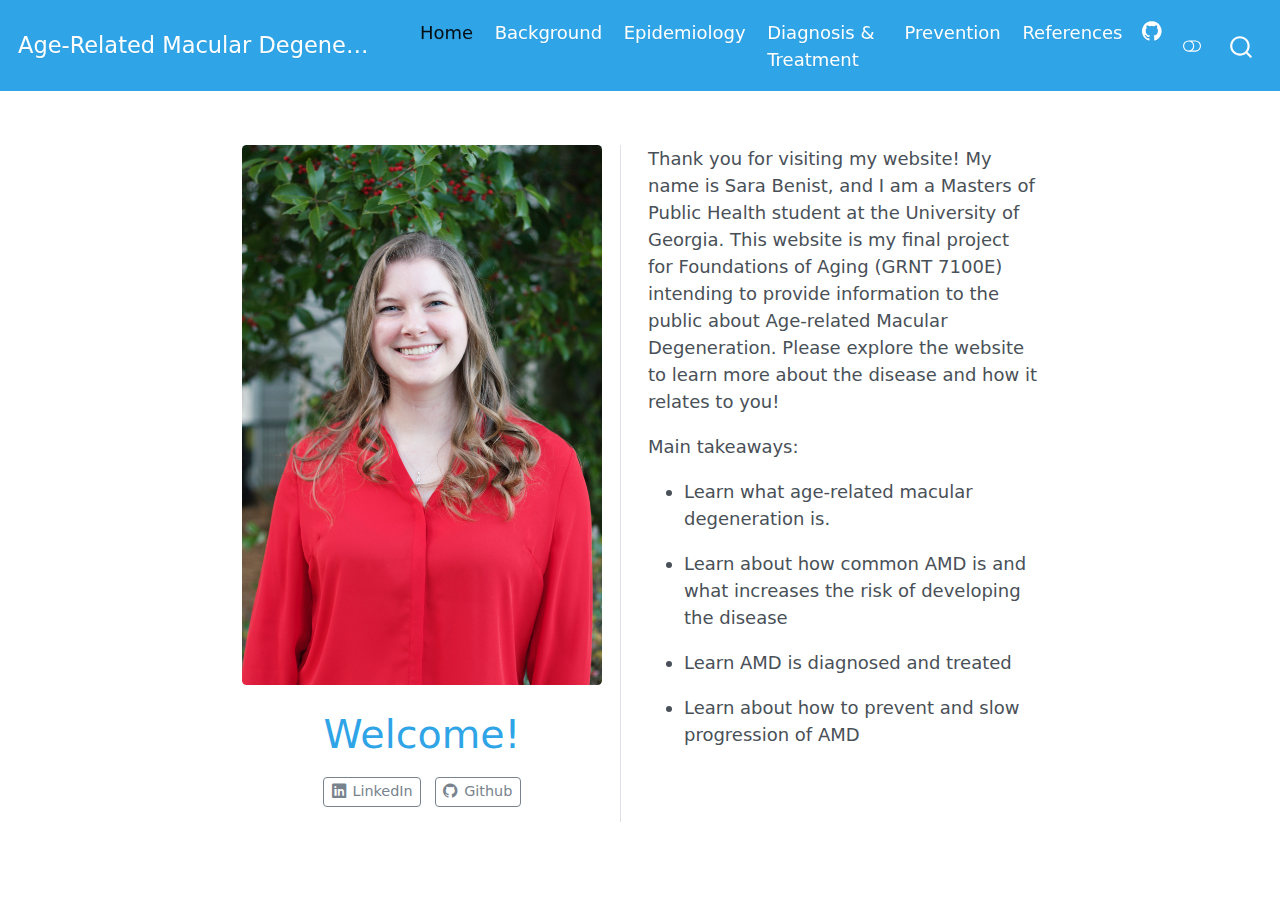
<file: docs/index.html>
<!DOCTYPE html>
<html xmlns="http://www.w3.org/1999/xhtml" lang="en" xml:lang="en"><head>

<meta charset="utf-8">
<meta name="generator" content="quarto-1.2.313">

<meta name="viewport" content="width=device-width, initial-scale=1.0, user-scalable=yes">


<title>Age-Related Macular Degeneration - Welcome!</title>
<style>
code{white-space: pre-wrap;}
span.smallcaps{font-variant: small-caps;}
div.columns{display: flex; gap: min(4vw, 1.5em);}
div.column{flex: auto; overflow-x: auto;}
div.hanging-indent{margin-left: 1.5em; text-indent: -1.5em;}
ul.task-list{list-style: none;}
ul.task-list li input[type="checkbox"] {
  width: 0.8em;
  margin: 0 0.8em 0.2em -1.6em;
  vertical-align: middle;
}
</style>


<script src="site_libs/quarto-nav/quarto-nav.js"></script>
<script src="site_libs/quarto-nav/headroom.min.js"></script>
<script src="site_libs/clipboard/clipboard.min.js"></script>
<script src="site_libs/quarto-search/autocomplete.umd.js"></script>
<script src="site_libs/quarto-search/fuse.min.js"></script>
<script src="site_libs/quarto-search/quarto-search.js"></script>
<meta name="quarto:offset" content="./">
<script src="site_libs/quarto-html/quarto.js"></script>
<script src="site_libs/quarto-html/popper.min.js"></script>
<script src="site_libs/quarto-html/tippy.umd.min.js"></script>
<link href="site_libs/quarto-html/tippy.css" rel="stylesheet">
<link href="site_libs/quarto-html/quarto-syntax-highlighting.css" rel="stylesheet" class="quarto-color-scheme" id="quarto-text-highlighting-styles">
<link href="site_libs/quarto-html/quarto-syntax-highlighting-dark.css" rel="prefetch" class="quarto-color-scheme quarto-color-alternate" id="quarto-text-highlighting-styles">
<script src="site_libs/bootstrap/bootstrap.min.js"></script>
<link href="site_libs/bootstrap/bootstrap-icons.css" rel="stylesheet">
<link href="site_libs/bootstrap/bootstrap.min.css" rel="stylesheet" class="quarto-color-scheme" id="quarto-bootstrap" data-mode="light">
<link href="site_libs/bootstrap/bootstrap-dark.min.css" rel="prefetch" class="quarto-color-scheme quarto-color-alternate" id="quarto-bootstrap" data-mode="light">
<script id="quarto-search-options" type="application/json">{
  "location": "navbar",
  "copy-button": false,
  "collapse-after": 3,
  "panel-placement": "end",
  "type": "overlay",
  "limit": 20,
  "language": {
    "search-no-results-text": "No results",
    "search-matching-documents-text": "matching documents",
    "search-copy-link-title": "Copy link to search",
    "search-hide-matches-text": "Hide additional matches",
    "search-more-match-text": "more match in this document",
    "search-more-matches-text": "more matches in this document",
    "search-clear-button-title": "Clear",
    "search-detached-cancel-button-title": "Cancel",
    "search-submit-button-title": "Submit"
  }
}</script>


<link rel="stylesheet" href="styles.css">
</head>

<body class="nav-fixed fullcontent">

<div id="quarto-search-results"></div>
  <header id="quarto-header" class="headroom fixed-top">
    <nav class="navbar navbar-expand-lg navbar-dark ">
      <div class="navbar-container container-fluid">
      <div class="navbar-brand-container">
    <a class="navbar-brand" href="./index.html">
    <span class="navbar-title">Age-Related Macular Degeneration</span>
    </a>
  </div>
          <button class="navbar-toggler" type="button" data-bs-toggle="collapse" data-bs-target="#navbarCollapse" aria-controls="navbarCollapse" aria-expanded="false" aria-label="Toggle navigation" onclick="if (window.quartoToggleHeadroom) { window.quartoToggleHeadroom(); }">
  <span class="navbar-toggler-icon"></span>
</button>
          <div class="collapse navbar-collapse" id="navbarCollapse">
            <ul class="navbar-nav navbar-nav-scroll ms-auto">
  <li class="nav-item">
    <a class="nav-link active" href="./index.html" aria-current="page">
 <span class="menu-text">Home</span></a>
  </li>  
  <li class="nav-item">
    <a class="nav-link" href="./background.html">
 <span class="menu-text">Background</span></a>
  </li>  
  <li class="nav-item">
    <a class="nav-link" href="./epidemiology.html">
 <span class="menu-text">Epidemiology</span></a>
  </li>  
  <li class="nav-item">
    <a class="nav-link" href="./diagnosis.html">
 <span class="menu-text">Diagnosis &amp; Treatment</span></a>
  </li>  
  <li class="nav-item">
    <a class="nav-link" href="./prevention.html">
 <span class="menu-text">Prevention</span></a>
  </li>  
  <li class="nav-item">
    <a class="nav-link" href="./References.html">
 <span class="menu-text">References</span></a>
  </li>  
  <li class="nav-item compact">
    <a class="nav-link" href="https://github.com/SarBen811/gerontology"><i class="bi bi-github" role="img">
</i> 
 <span class="menu-text"></span></a>
  </li>  
</ul>
              <div class="quarto-toggle-container">
                  <a href="" class="quarto-color-scheme-toggle nav-link" onclick="window.quartoToggleColorScheme(); return false;" title="Toggle dark mode"><i class="bi"></i></a>
              </div>
              <div id="quarto-search" class="" title="Search"></div>
          </div> <!-- /navcollapse -->
      </div> <!-- /container-fluid -->
    </nav>
</header>
<!-- content -->
<div id="quarto-content" class="quarto-container page-columns page-rows-contents page-layout-article page-navbar">
<!-- sidebar -->
<!-- margin-sidebar -->
    
<!-- main -->
<div class="quarto-about-trestles">
  <div class="about-entity">
    <img src="images/profile.jpg" class="about-image
  rounded " style="width: 20em;">
<header id="title-block-header" class="quarto-title-block default">
<div class="quarto-title">
<h1 class="title">Welcome!</h1>
</div>
<div class="quarto-title-meta">
  </div>
</header>
    <div class="about-links">
  <a href="https://www.linkedin.com/in/sara-benist-47078517a" class="about-link">
    <i class="bi bi-linkedin"></i>
     <span class="about-link-text">LinkedIn</span>
  </a>
  <a href="https://github.com/SarBen811/gerontology" class="about-link">
    <i class="bi bi-github"></i>
     <span class="about-link-text">Github</span>
  </a>
</div>
  </div>
  <div class="about-contents"><main class="content" id="quarto-document-content">
<p>Thank you for visiting my website! My name is Sara Benist, and I am a Masters of Public Health student at the University of Georgia. This website is my final project for Foundations of Aging (GRNT 7100E) intending to provide information to the public about Age-related Macular Degeneration. Please explore the website to learn more about the disease and how it relates to you!</p>
<p>Main takeaways:</p>
<ul>
<li><p>Learn what age-related macular degeneration is.</p></li>
<li><p>Learn about how common AMD is and what increases the risk of developing the disease</p></li>
<li><p>Learn AMD is diagnosed and treated</p></li>
<li><p>Learn about how to prevent and slow progression of AMD</p></li>
</ul>


</main></div>
</div>
 <!-- /main -->
<script id="quarto-html-after-body" type="application/javascript">
window.document.addEventListener("DOMContentLoaded", function (event) {
  const toggleBodyColorMode = (bsSheetEl) => {
    const mode = bsSheetEl.getAttribute("data-mode");
    const bodyEl = window.document.querySelector("body");
    if (mode === "dark") {
      bodyEl.classList.add("quarto-dark");
      bodyEl.classList.remove("quarto-light");
    } else {
      bodyEl.classList.add("quarto-light");
      bodyEl.classList.remove("quarto-dark");
    }
  }
  const toggleBodyColorPrimary = () => {
    const bsSheetEl = window.document.querySelector("link#quarto-bootstrap");
    if (bsSheetEl) {
      toggleBodyColorMode(bsSheetEl);
    }
  }
  toggleBodyColorPrimary();  
  const disableStylesheet = (stylesheets) => {
    for (let i=0; i < stylesheets.length; i++) {
      const stylesheet = stylesheets[i];
      stylesheet.rel = 'prefetch';
    }
  }
  const enableStylesheet = (stylesheets) => {
    for (let i=0; i < stylesheets.length; i++) {
      const stylesheet = stylesheets[i];
      stylesheet.rel = 'stylesheet';
    }
  }
  const manageTransitions = (selector, allowTransitions) => {
    const els = window.document.querySelectorAll(selector);
    for (let i=0; i < els.length; i++) {
      const el = els[i];
      if (allowTransitions) {
        el.classList.remove('notransition');
      } else {
        el.classList.add('notransition');
      }
    }
  }
  const toggleColorMode = (alternate) => {
    // Switch the stylesheets
    const alternateStylesheets = window.document.querySelectorAll('link.quarto-color-scheme.quarto-color-alternate');
    manageTransitions('#quarto-margin-sidebar .nav-link', false);
    if (alternate) {
      enableStylesheet(alternateStylesheets);
      for (const sheetNode of alternateStylesheets) {
        if (sheetNode.id === "quarto-bootstrap") {
          toggleBodyColorMode(sheetNode);
        }
      }
    } else {
      disableStylesheet(alternateStylesheets);
      toggleBodyColorPrimary();
    }
    manageTransitions('#quarto-margin-sidebar .nav-link', true);
    // Switch the toggles
    const toggles = window.document.querySelectorAll('.quarto-color-scheme-toggle');
    for (let i=0; i < toggles.length; i++) {
      const toggle = toggles[i];
      if (toggle) {
        if (alternate) {
          toggle.classList.add("alternate");     
        } else {
          toggle.classList.remove("alternate");
        }
      }
    }
    // Hack to workaround the fact that safari doesn't
    // properly recolor the scrollbar when toggling (#1455)
    if (navigator.userAgent.indexOf('Safari') > 0 && navigator.userAgent.indexOf('Chrome') == -1) {
      manageTransitions("body", false);
      window.scrollTo(0, 1);
      setTimeout(() => {
        window.scrollTo(0, 0);
        manageTransitions("body", true);
      }, 40);  
    }
  }
  const isFileUrl = () => { 
    return window.location.protocol === 'file:';
  }
  const hasAlternateSentinel = () => {  
    let styleSentinel = getColorSchemeSentinel();
    if (styleSentinel !== null) {
      return styleSentinel === "alternate";
    } else {
      return false;
    }
  }
  const setStyleSentinel = (alternate) => {
    const value = alternate ? "alternate" : "default";
    if (!isFileUrl()) {
      window.localStorage.setItem("quarto-color-scheme", value);
    } else {
      localAlternateSentinel = value;
    }
  }
  const getColorSchemeSentinel = () => {
    if (!isFileUrl()) {
      const storageValue = window.localStorage.getItem("quarto-color-scheme");
      return storageValue != null ? storageValue : localAlternateSentinel;
    } else {
      return localAlternateSentinel;
    }
  }
  let localAlternateSentinel = 'default';
  // Dark / light mode switch
  window.quartoToggleColorScheme = () => {
    // Read the current dark / light value 
    let toAlternate = !hasAlternateSentinel();
    toggleColorMode(toAlternate);
    setStyleSentinel(toAlternate);
  };
  // Ensure there is a toggle, if there isn't float one in the top right
  if (window.document.querySelector('.quarto-color-scheme-toggle') === null) {
    const a = window.document.createElement('a');
    a.classList.add('top-right');
    a.classList.add('quarto-color-scheme-toggle');
    a.href = "";
    a.onclick = function() { try { window.quartoToggleColorScheme(); } catch {} return false; };
    const i = window.document.createElement("i");
    i.classList.add('bi');
    a.appendChild(i);
    window.document.body.appendChild(a);
  }
  // Switch to dark mode if need be
  if (hasAlternateSentinel()) {
    toggleColorMode(true);
  } else {
    toggleColorMode(false);
  }
  const clipboard = new window.ClipboardJS('.code-copy-button', {
    target: function(trigger) {
      return trigger.previousElementSibling;
    }
  });
  clipboard.on('success', function(e) {
    // button target
    const button = e.trigger;
    // don't keep focus
    button.blur();
    // flash "checked"
    button.classList.add('code-copy-button-checked');
    var currentTitle = button.getAttribute("title");
    button.setAttribute("title", "Copied!");
    let tooltip;
    if (window.bootstrap) {
      button.setAttribute("data-bs-toggle", "tooltip");
      button.setAttribute("data-bs-placement", "left");
      button.setAttribute("data-bs-title", "Copied!");
      tooltip = new bootstrap.Tooltip(button, 
        { trigger: "manual", 
          customClass: "code-copy-button-tooltip",
          offset: [0, -8]});
      tooltip.show();    
    }
    setTimeout(function() {
      if (tooltip) {
        tooltip.hide();
        button.removeAttribute("data-bs-title");
        button.removeAttribute("data-bs-toggle");
        button.removeAttribute("data-bs-placement");
      }
      button.setAttribute("title", currentTitle);
      button.classList.remove('code-copy-button-checked');
    }, 1000);
    // clear code selection
    e.clearSelection();
  });
  function tippyHover(el, contentFn) {
    const config = {
      allowHTML: true,
      content: contentFn,
      maxWidth: 500,
      delay: 100,
      arrow: false,
      appendTo: function(el) {
          return el.parentElement;
      },
      interactive: true,
      interactiveBorder: 10,
      theme: 'quarto',
      placement: 'bottom-start'
    };
    window.tippy(el, config); 
  }
  const noterefs = window.document.querySelectorAll('a[role="doc-noteref"]');
  for (var i=0; i<noterefs.length; i++) {
    const ref = noterefs[i];
    tippyHover(ref, function() {
      // use id or data attribute instead here
      let href = ref.getAttribute('data-footnote-href') || ref.getAttribute('href');
      try { href = new URL(href).hash; } catch {}
      const id = href.replace(/^#\/?/, "");
      const note = window.document.getElementById(id);
      return note.innerHTML;
    });
  }
  const findCites = (el) => {
    const parentEl = el.parentElement;
    if (parentEl) {
      const cites = parentEl.dataset.cites;
      if (cites) {
        return {
          el,
          cites: cites.split(' ')
        };
      } else {
        return findCites(el.parentElement)
      }
    } else {
      return undefined;
    }
  };
  var bibliorefs = window.document.querySelectorAll('a[role="doc-biblioref"]');
  for (var i=0; i<bibliorefs.length; i++) {
    const ref = bibliorefs[i];
    const citeInfo = findCites(ref);
    if (citeInfo) {
      tippyHover(citeInfo.el, function() {
        var popup = window.document.createElement('div');
        citeInfo.cites.forEach(function(cite) {
          var citeDiv = window.document.createElement('div');
          citeDiv.classList.add('hanging-indent');
          citeDiv.classList.add('csl-entry');
          var biblioDiv = window.document.getElementById('ref-' + cite);
          if (biblioDiv) {
            citeDiv.innerHTML = biblioDiv.innerHTML;
          }
          popup.appendChild(citeDiv);
        });
        return popup.innerHTML;
      });
    }
  }
});
</script>
</div> <!-- /content -->



</body></html>
</file>
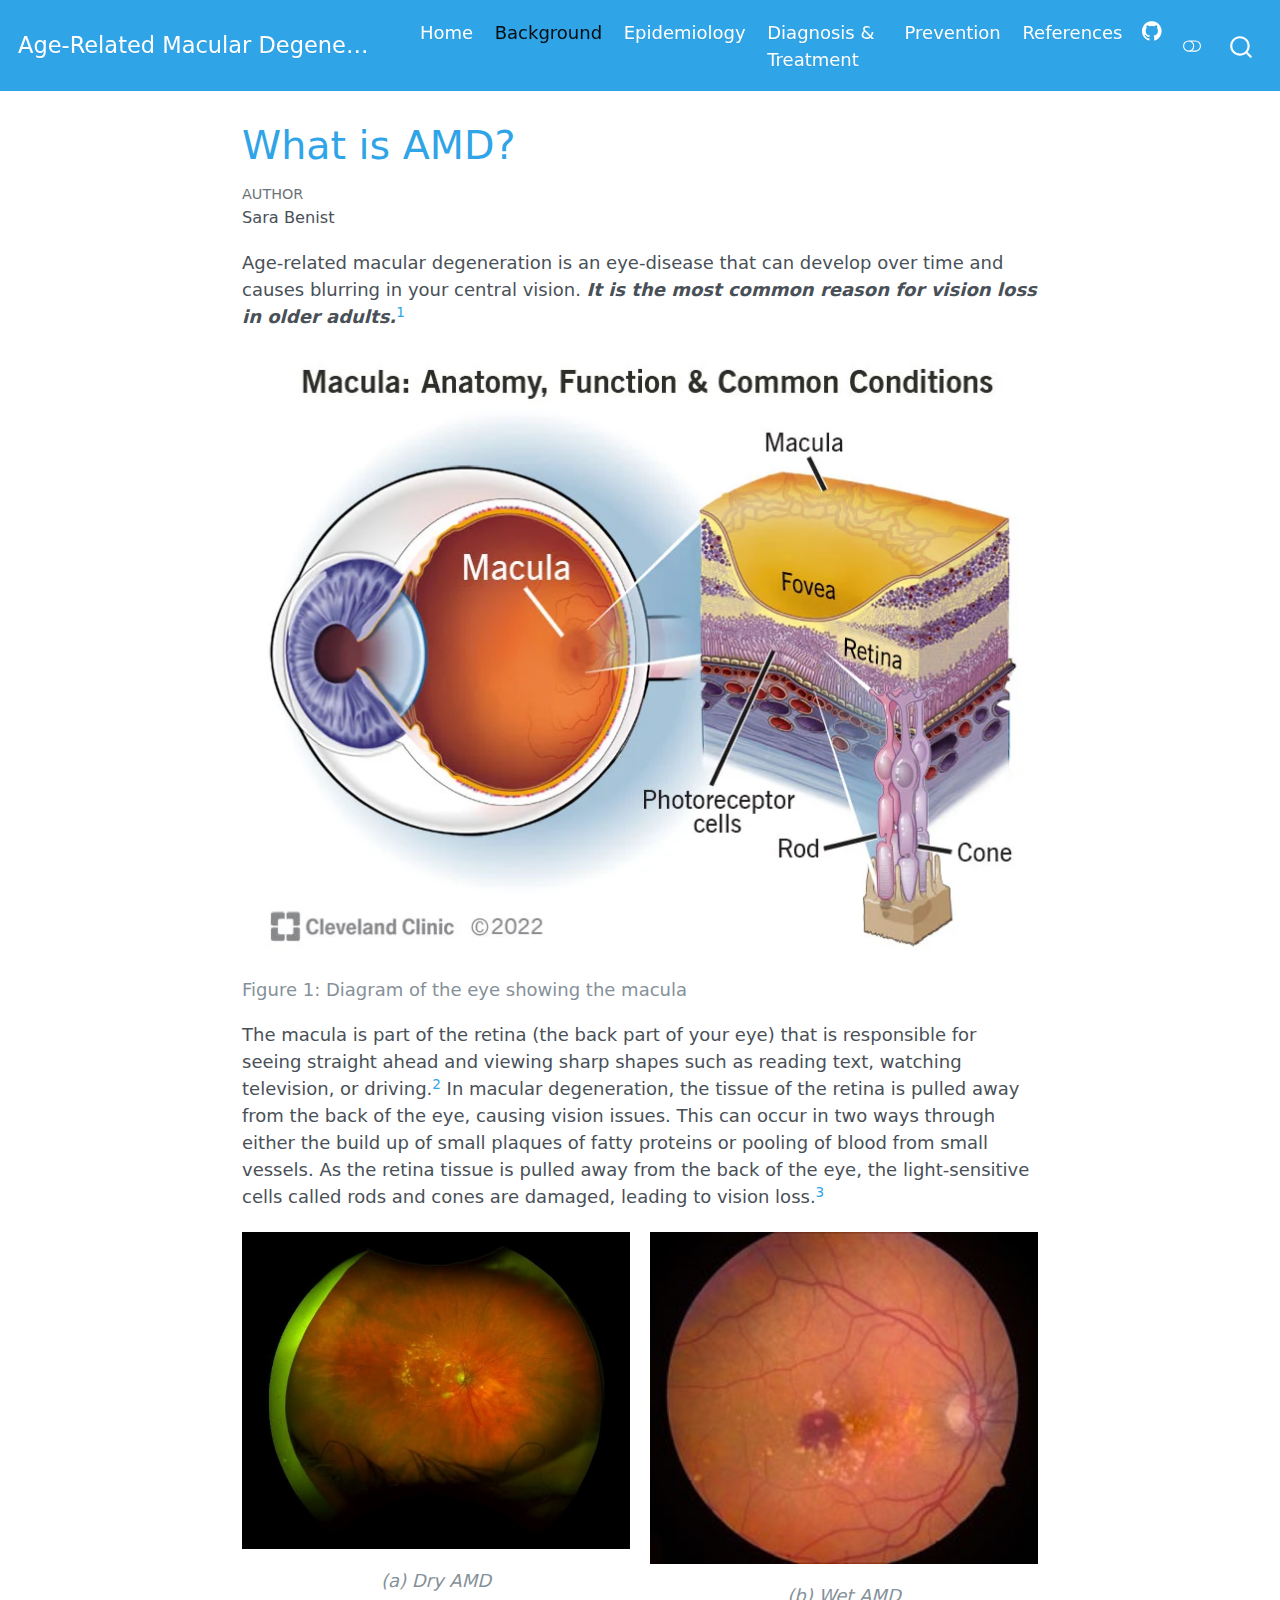
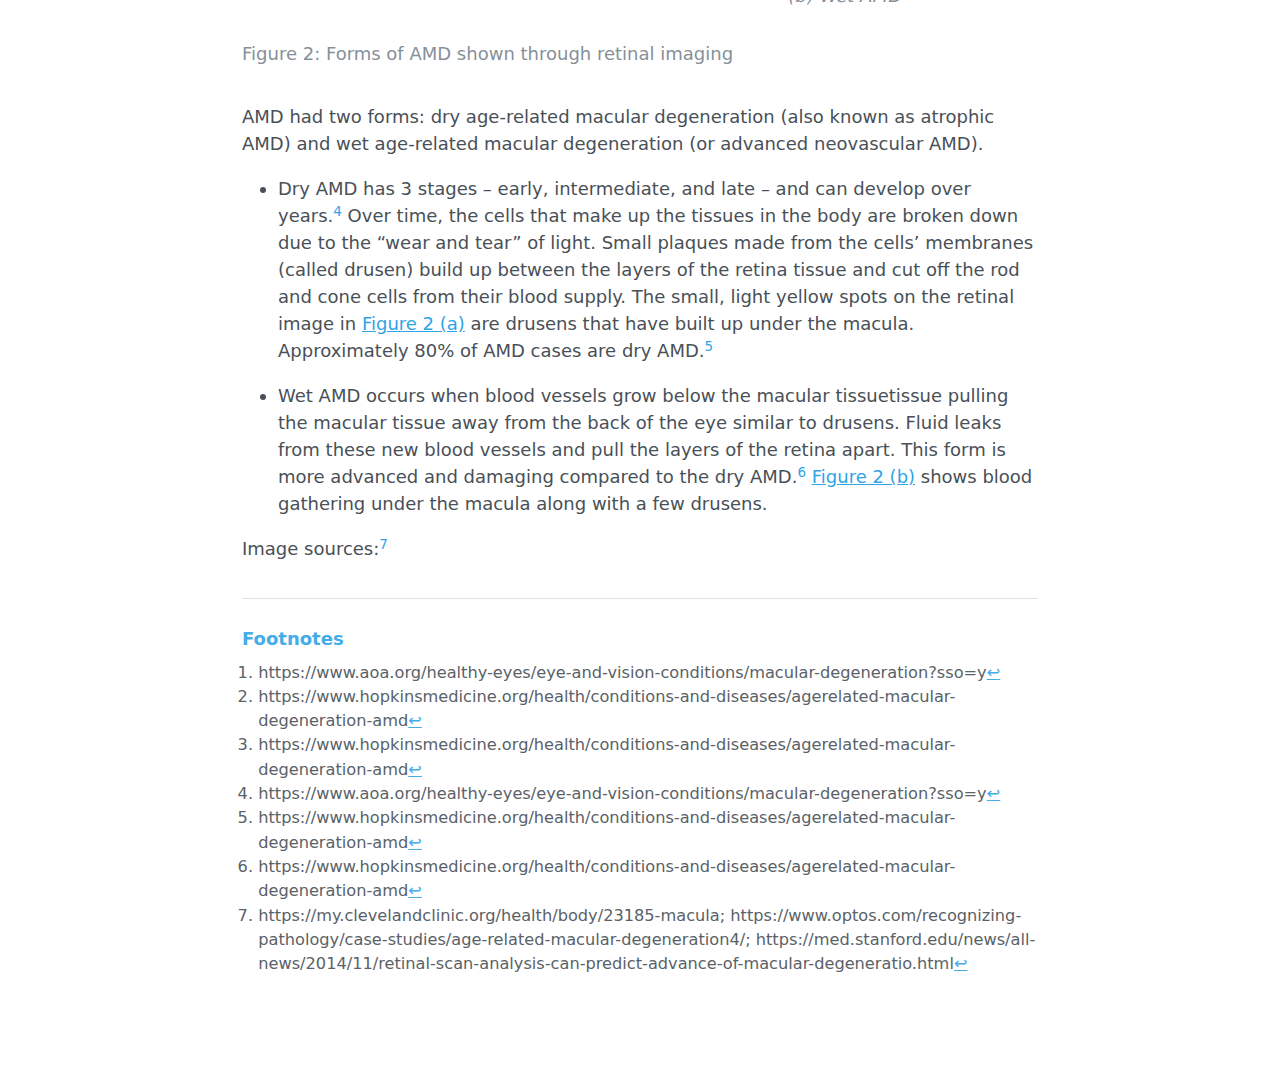
<file: docs/background.html>
<!DOCTYPE html>
<html xmlns="http://www.w3.org/1999/xhtml" lang="en" xml:lang="en"><head>

<meta charset="utf-8">
<meta name="generator" content="quarto-1.2.313">

<meta name="viewport" content="width=device-width, initial-scale=1.0, user-scalable=yes">

<meta name="author" content="Sara Benist">

<title>Age-Related Macular Degeneration - What is AMD?</title>
<style>
code{white-space: pre-wrap;}
span.smallcaps{font-variant: small-caps;}
div.columns{display: flex; gap: min(4vw, 1.5em);}
div.column{flex: auto; overflow-x: auto;}
div.hanging-indent{margin-left: 1.5em; text-indent: -1.5em;}
ul.task-list{list-style: none;}
ul.task-list li input[type="checkbox"] {
  width: 0.8em;
  margin: 0 0.8em 0.2em -1.6em;
  vertical-align: middle;
}
</style>


<script src="site_libs/quarto-nav/quarto-nav.js"></script>
<script src="site_libs/quarto-nav/headroom.min.js"></script>
<script src="site_libs/clipboard/clipboard.min.js"></script>
<script src="site_libs/quarto-search/autocomplete.umd.js"></script>
<script src="site_libs/quarto-search/fuse.min.js"></script>
<script src="site_libs/quarto-search/quarto-search.js"></script>
<meta name="quarto:offset" content="./">
<script src="site_libs/quarto-html/quarto.js"></script>
<script src="site_libs/quarto-html/popper.min.js"></script>
<script src="site_libs/quarto-html/tippy.umd.min.js"></script>
<script src="site_libs/quarto-html/anchor.min.js"></script>
<link href="site_libs/quarto-html/tippy.css" rel="stylesheet">
<link href="site_libs/quarto-html/quarto-syntax-highlighting.css" rel="stylesheet" class="quarto-color-scheme" id="quarto-text-highlighting-styles">
<link href="site_libs/quarto-html/quarto-syntax-highlighting-dark.css" rel="prefetch" class="quarto-color-scheme quarto-color-alternate" id="quarto-text-highlighting-styles">
<script src="site_libs/bootstrap/bootstrap.min.js"></script>
<link href="site_libs/bootstrap/bootstrap-icons.css" rel="stylesheet">
<link href="site_libs/bootstrap/bootstrap.min.css" rel="stylesheet" class="quarto-color-scheme" id="quarto-bootstrap" data-mode="light">
<link href="site_libs/bootstrap/bootstrap-dark.min.css" rel="prefetch" class="quarto-color-scheme quarto-color-alternate" id="quarto-bootstrap" data-mode="light">
<script id="quarto-search-options" type="application/json">{
  "location": "navbar",
  "copy-button": false,
  "collapse-after": 3,
  "panel-placement": "end",
  "type": "overlay",
  "limit": 20,
  "language": {
    "search-no-results-text": "No results",
    "search-matching-documents-text": "matching documents",
    "search-copy-link-title": "Copy link to search",
    "search-hide-matches-text": "Hide additional matches",
    "search-more-match-text": "more match in this document",
    "search-more-matches-text": "more matches in this document",
    "search-clear-button-title": "Clear",
    "search-detached-cancel-button-title": "Cancel",
    "search-submit-button-title": "Submit"
  }
}</script>


<link rel="stylesheet" href="styles.css">
</head>

<body class="nav-fixed fullcontent">

<div id="quarto-search-results"></div>
  <header id="quarto-header" class="headroom fixed-top">
    <nav class="navbar navbar-expand-lg navbar-dark ">
      <div class="navbar-container container-fluid">
      <div class="navbar-brand-container">
    <a class="navbar-brand" href="./index.html">
    <span class="navbar-title">Age-Related Macular Degeneration</span>
    </a>
  </div>
          <button class="navbar-toggler" type="button" data-bs-toggle="collapse" data-bs-target="#navbarCollapse" aria-controls="navbarCollapse" aria-expanded="false" aria-label="Toggle navigation" onclick="if (window.quartoToggleHeadroom) { window.quartoToggleHeadroom(); }">
  <span class="navbar-toggler-icon"></span>
</button>
          <div class="collapse navbar-collapse" id="navbarCollapse">
            <ul class="navbar-nav navbar-nav-scroll ms-auto">
  <li class="nav-item">
    <a class="nav-link" href="./index.html">
 <span class="menu-text">Home</span></a>
  </li>  
  <li class="nav-item">
    <a class="nav-link active" href="./background.html" aria-current="page">
 <span class="menu-text">Background</span></a>
  </li>  
  <li class="nav-item">
    <a class="nav-link" href="./epidemiology.html">
 <span class="menu-text">Epidemiology</span></a>
  </li>  
  <li class="nav-item">
    <a class="nav-link" href="./diagnosis.html">
 <span class="menu-text">Diagnosis &amp; Treatment</span></a>
  </li>  
  <li class="nav-item">
    <a class="nav-link" href="./prevention.html">
 <span class="menu-text">Prevention</span></a>
  </li>  
  <li class="nav-item">
    <a class="nav-link" href="./References.html">
 <span class="menu-text">References</span></a>
  </li>  
  <li class="nav-item compact">
    <a class="nav-link" href="https://github.com/SarBen811/gerontology"><i class="bi bi-github" role="img">
</i> 
 <span class="menu-text"></span></a>
  </li>  
</ul>
              <div class="quarto-toggle-container">
                  <a href="" class="quarto-color-scheme-toggle nav-link" onclick="window.quartoToggleColorScheme(); return false;" title="Toggle dark mode"><i class="bi"></i></a>
              </div>
              <div id="quarto-search" class="" title="Search"></div>
          </div> <!-- /navcollapse -->
      </div> <!-- /container-fluid -->
    </nav>
</header>
<!-- content -->
<div id="quarto-content" class="quarto-container page-columns page-rows-contents page-layout-article page-navbar">
<!-- sidebar -->
<!-- margin-sidebar -->
    
<!-- main -->
<main class="content" id="quarto-document-content">

<header id="title-block-header" class="quarto-title-block default">
<div class="quarto-title">
<h1 class="title">What is AMD?</h1>
</div>



<div class="quarto-title-meta">

    <div>
    <div class="quarto-title-meta-heading">Author</div>
    <div class="quarto-title-meta-contents">
             <p>Sara Benist </p>
          </div>
  </div>
    
  
    
  </div>
  

</header>

<p>Age-related macular degeneration is an eye-disease that can develop over time and causes blurring in your central vision. <strong><em>It is the most common reason for vision loss in older adults.</em></strong><a href="#fn1" class="footnote-ref" id="fnref1" role="doc-noteref"><sup>1</sup></a></p>
<div id="fig-macula" class="quarto-figure quarto-figure-center anchored">
<figure class="figure">
<p><img src="images/background1.jpg" class="img-fluid figure-img"></p>
<p></p><figcaption class="figure-caption">Figure&nbsp;1: Diagram of the eye showing the macula</figcaption><p></p>
</figure>
</div>
<p>The macula is part of the retina (the back part of your eye) that is responsible for seeing straight ahead and viewing sharp shapes such as reading text, watching television, or driving.<a href="#fn2" class="footnote-ref" id="fnref2" role="doc-noteref"><sup>2</sup></a> In macular degeneration, the tissue of the retina is pulled away from the back of the eye, causing vision issues. This can occur in two ways through either the build up of small plaques of fatty proteins or pooling of blood from small vessels. As the retina tissue is pulled away from the back of the eye, the light-sensitive cells called rods and cones are damaged, leading to vision loss.<a href="#fn3" class="footnote-ref" id="fnref3" role="doc-noteref"><sup>3</sup></a></p>
<div id="fig-mapping" class="quarto-layout-panel">
<figure class="figure">
<div class="quarto-layout-row quarto-layout-valign-top">
<div class="quarto-layout-cell quarto-layout-cell-subref" style="flex-basis: 50.0%;justify-content: center;">
<div id="fig-DryAMD" class="quarto-figure quarto-figure-center anchored">
<figure class="figure">
<p><img src="images/dryAMD2.jpg" class="img-fluid figure-img" data-ref-parent="fig-mapping" width="650"></p>
<p></p><figcaption class="figure-caption">(a) Dry AMD</figcaption><p></p>
</figure>
</div>
</div>
<div class="quarto-layout-cell quarto-layout-cell-subref" style="flex-basis: 50.0%;justify-content: center;">
<div id="fig-WetAMD" class="quarto-figure quarto-figure-center anchored">
<figure class="figure">
<p><img src="images/wetAMD1.jpg" class="img-fluid figure-img" data-ref-parent="fig-mapping" width="650"></p>
<p></p><figcaption class="figure-caption">(b) Wet AMD</figcaption><p></p>
</figure>
</div>
</div>
</div>
<p></p><figcaption class="figure-caption">Figure&nbsp;2: Forms of AMD shown through retinal imaging</figcaption><p></p>
</figure>
</div>
<p>AMD had two forms: dry age-related macular degeneration (also known as atrophic AMD) and wet age-related macular degeneration (or advanced neovascular AMD).</p>
<ul>
<li><p>Dry AMD has 3 stages – early, intermediate, and late – and can develop over years.<a href="#fn4" class="footnote-ref" id="fnref4" role="doc-noteref"><sup>4</sup></a> Over time, the cells that make up the tissues in the body are broken down due to the “wear and tear” of light. Small plaques made from the cells’ membranes (called drusen) build up between the layers of the retina tissue and cut off the rod and cone cells from their blood supply. The small, light yellow spots on the retinal image in <a href="#fig-DryAMD">Figure&nbsp;2 (a)</a> are drusens that have built up under the macula. Approximately 80% of AMD cases are dry AMD.<a href="#fn5" class="footnote-ref" id="fnref5" role="doc-noteref"><sup>5</sup></a></p></li>
<li><p>Wet AMD occurs when blood vessels grow below the macular tissuetissue pulling the macular tissue away from the back of the eye similar to drusens. Fluid leaks from these new blood vessels and pull the layers of the retina apart. This form is more advanced and damaging compared to the dry AMD.<a href="#fn6" class="footnote-ref" id="fnref6" role="doc-noteref"><sup>6</sup></a> <a href="#fig-WetAMD">Figure&nbsp;2 (b)</a> shows blood gathering under the macula along with a few drusens.</p></li>
</ul>
<p>Image sources:<a href="#fn7" class="footnote-ref" id="fnref7" role="doc-noteref"><sup>7</sup></a></p>




<div id="quarto-appendix" class="default"><section id="footnotes" class="footnotes footnotes-end-of-document" role="doc-endnotes"><h2 class="anchored quarto-appendix-heading">Footnotes</h2>

<ol>
<li id="fn1"><p>https://www.aoa.org/healthy-eyes/eye-and-vision-conditions/macular-degeneration?sso=y<a href="#fnref1" class="footnote-back" role="doc-backlink">↩︎</a></p></li>
<li id="fn2"><p>https://www.hopkinsmedicine.org/health/conditions-and-diseases/agerelated-macular-degeneration-amd<a href="#fnref2" class="footnote-back" role="doc-backlink">↩︎</a></p></li>
<li id="fn3"><p>https://www.hopkinsmedicine.org/health/conditions-and-diseases/agerelated-macular-degeneration-amd<a href="#fnref3" class="footnote-back" role="doc-backlink">↩︎</a></p></li>
<li id="fn4"><p>https://www.aoa.org/healthy-eyes/eye-and-vision-conditions/macular-degeneration?sso=y<a href="#fnref4" class="footnote-back" role="doc-backlink">↩︎</a></p></li>
<li id="fn5"><p>https://www.hopkinsmedicine.org/health/conditions-and-diseases/agerelated-macular-degeneration-amd<a href="#fnref5" class="footnote-back" role="doc-backlink">↩︎</a></p></li>
<li id="fn6"><p>https://www.hopkinsmedicine.org/health/conditions-and-diseases/agerelated-macular-degeneration-amd<a href="#fnref6" class="footnote-back" role="doc-backlink">↩︎</a></p></li>
<li id="fn7"><p>https://my.clevelandclinic.org/health/body/23185-macula; https://www.optos.com/recognizing-pathology/case-studies/age-related-macular-degeneration4/; https://med.stanford.edu/news/all-news/2014/11/retinal-scan-analysis-can-predict-advance-of-macular-degeneratio.html<a href="#fnref7" class="footnote-back" role="doc-backlink">↩︎</a></p></li>
</ol>
</section></div></main> <!-- /main -->
<script id="quarto-html-after-body" type="application/javascript">
window.document.addEventListener("DOMContentLoaded", function (event) {
  const toggleBodyColorMode = (bsSheetEl) => {
    const mode = bsSheetEl.getAttribute("data-mode");
    const bodyEl = window.document.querySelector("body");
    if (mode === "dark") {
      bodyEl.classList.add("quarto-dark");
      bodyEl.classList.remove("quarto-light");
    } else {
      bodyEl.classList.add("quarto-light");
      bodyEl.classList.remove("quarto-dark");
    }
  }
  const toggleBodyColorPrimary = () => {
    const bsSheetEl = window.document.querySelector("link#quarto-bootstrap");
    if (bsSheetEl) {
      toggleBodyColorMode(bsSheetEl);
    }
  }
  toggleBodyColorPrimary();  
  const disableStylesheet = (stylesheets) => {
    for (let i=0; i < stylesheets.length; i++) {
      const stylesheet = stylesheets[i];
      stylesheet.rel = 'prefetch';
    }
  }
  const enableStylesheet = (stylesheets) => {
    for (let i=0; i < stylesheets.length; i++) {
      const stylesheet = stylesheets[i];
      stylesheet.rel = 'stylesheet';
    }
  }
  const manageTransitions = (selector, allowTransitions) => {
    const els = window.document.querySelectorAll(selector);
    for (let i=0; i < els.length; i++) {
      const el = els[i];
      if (allowTransitions) {
        el.classList.remove('notransition');
      } else {
        el.classList.add('notransition');
      }
    }
  }
  const toggleColorMode = (alternate) => {
    // Switch the stylesheets
    const alternateStylesheets = window.document.querySelectorAll('link.quarto-color-scheme.quarto-color-alternate');
    manageTransitions('#quarto-margin-sidebar .nav-link', false);
    if (alternate) {
      enableStylesheet(alternateStylesheets);
      for (const sheetNode of alternateStylesheets) {
        if (sheetNode.id === "quarto-bootstrap") {
          toggleBodyColorMode(sheetNode);
        }
      }
    } else {
      disableStylesheet(alternateStylesheets);
      toggleBodyColorPrimary();
    }
    manageTransitions('#quarto-margin-sidebar .nav-link', true);
    // Switch the toggles
    const toggles = window.document.querySelectorAll('.quarto-color-scheme-toggle');
    for (let i=0; i < toggles.length; i++) {
      const toggle = toggles[i];
      if (toggle) {
        if (alternate) {
          toggle.classList.add("alternate");     
        } else {
          toggle.classList.remove("alternate");
        }
      }
    }
    // Hack to workaround the fact that safari doesn't
    // properly recolor the scrollbar when toggling (#1455)
    if (navigator.userAgent.indexOf('Safari') > 0 && navigator.userAgent.indexOf('Chrome') == -1) {
      manageTransitions("body", false);
      window.scrollTo(0, 1);
      setTimeout(() => {
        window.scrollTo(0, 0);
        manageTransitions("body", true);
      }, 40);  
    }
  }
  const isFileUrl = () => { 
    return window.location.protocol === 'file:';
  }
  const hasAlternateSentinel = () => {  
    let styleSentinel = getColorSchemeSentinel();
    if (styleSentinel !== null) {
      return styleSentinel === "alternate";
    } else {
      return false;
    }
  }
  const setStyleSentinel = (alternate) => {
    const value = alternate ? "alternate" : "default";
    if (!isFileUrl()) {
      window.localStorage.setItem("quarto-color-scheme", value);
    } else {
      localAlternateSentinel = value;
    }
  }
  const getColorSchemeSentinel = () => {
    if (!isFileUrl()) {
      const storageValue = window.localStorage.getItem("quarto-color-scheme");
      return storageValue != null ? storageValue : localAlternateSentinel;
    } else {
      return localAlternateSentinel;
    }
  }
  let localAlternateSentinel = 'default';
  // Dark / light mode switch
  window.quartoToggleColorScheme = () => {
    // Read the current dark / light value 
    let toAlternate = !hasAlternateSentinel();
    toggleColorMode(toAlternate);
    setStyleSentinel(toAlternate);
  };
  // Ensure there is a toggle, if there isn't float one in the top right
  if (window.document.querySelector('.quarto-color-scheme-toggle') === null) {
    const a = window.document.createElement('a');
    a.classList.add('top-right');
    a.classList.add('quarto-color-scheme-toggle');
    a.href = "";
    a.onclick = function() { try { window.quartoToggleColorScheme(); } catch {} return false; };
    const i = window.document.createElement("i");
    i.classList.add('bi');
    a.appendChild(i);
    window.document.body.appendChild(a);
  }
  // Switch to dark mode if need be
  if (hasAlternateSentinel()) {
    toggleColorMode(true);
  } else {
    toggleColorMode(false);
  }
  const icon = "";
  const anchorJS = new window.AnchorJS();
  anchorJS.options = {
    placement: 'right',
    icon: icon
  };
  anchorJS.add('.anchored');
  const clipboard = new window.ClipboardJS('.code-copy-button', {
    target: function(trigger) {
      return trigger.previousElementSibling;
    }
  });
  clipboard.on('success', function(e) {
    // button target
    const button = e.trigger;
    // don't keep focus
    button.blur();
    // flash "checked"
    button.classList.add('code-copy-button-checked');
    var currentTitle = button.getAttribute("title");
    button.setAttribute("title", "Copied!");
    let tooltip;
    if (window.bootstrap) {
      button.setAttribute("data-bs-toggle", "tooltip");
      button.setAttribute("data-bs-placement", "left");
      button.setAttribute("data-bs-title", "Copied!");
      tooltip = new bootstrap.Tooltip(button, 
        { trigger: "manual", 
          customClass: "code-copy-button-tooltip",
          offset: [0, -8]});
      tooltip.show();    
    }
    setTimeout(function() {
      if (tooltip) {
        tooltip.hide();
        button.removeAttribute("data-bs-title");
        button.removeAttribute("data-bs-toggle");
        button.removeAttribute("data-bs-placement");
      }
      button.setAttribute("title", currentTitle);
      button.classList.remove('code-copy-button-checked');
    }, 1000);
    // clear code selection
    e.clearSelection();
  });
  function tippyHover(el, contentFn) {
    const config = {
      allowHTML: true,
      content: contentFn,
      maxWidth: 500,
      delay: 100,
      arrow: false,
      appendTo: function(el) {
          return el.parentElement;
      },
      interactive: true,
      interactiveBorder: 10,
      theme: 'quarto',
      placement: 'bottom-start'
    };
    window.tippy(el, config); 
  }
  const noterefs = window.document.querySelectorAll('a[role="doc-noteref"]');
  for (var i=0; i<noterefs.length; i++) {
    const ref = noterefs[i];
    tippyHover(ref, function() {
      // use id or data attribute instead here
      let href = ref.getAttribute('data-footnote-href') || ref.getAttribute('href');
      try { href = new URL(href).hash; } catch {}
      const id = href.replace(/^#\/?/, "");
      const note = window.document.getElementById(id);
      return note.innerHTML;
    });
  }
  const findCites = (el) => {
    const parentEl = el.parentElement;
    if (parentEl) {
      const cites = parentEl.dataset.cites;
      if (cites) {
        return {
          el,
          cites: cites.split(' ')
        };
      } else {
        return findCites(el.parentElement)
      }
    } else {
      return undefined;
    }
  };
  var bibliorefs = window.document.querySelectorAll('a[role="doc-biblioref"]');
  for (var i=0; i<bibliorefs.length; i++) {
    const ref = bibliorefs[i];
    const citeInfo = findCites(ref);
    if (citeInfo) {
      tippyHover(citeInfo.el, function() {
        var popup = window.document.createElement('div');
        citeInfo.cites.forEach(function(cite) {
          var citeDiv = window.document.createElement('div');
          citeDiv.classList.add('hanging-indent');
          citeDiv.classList.add('csl-entry');
          var biblioDiv = window.document.getElementById('ref-' + cite);
          if (biblioDiv) {
            citeDiv.innerHTML = biblioDiv.innerHTML;
          }
          popup.appendChild(citeDiv);
        });
        return popup.innerHTML;
      });
    }
  }
});
</script>
</div> <!-- /content -->



</body></html>
</file>
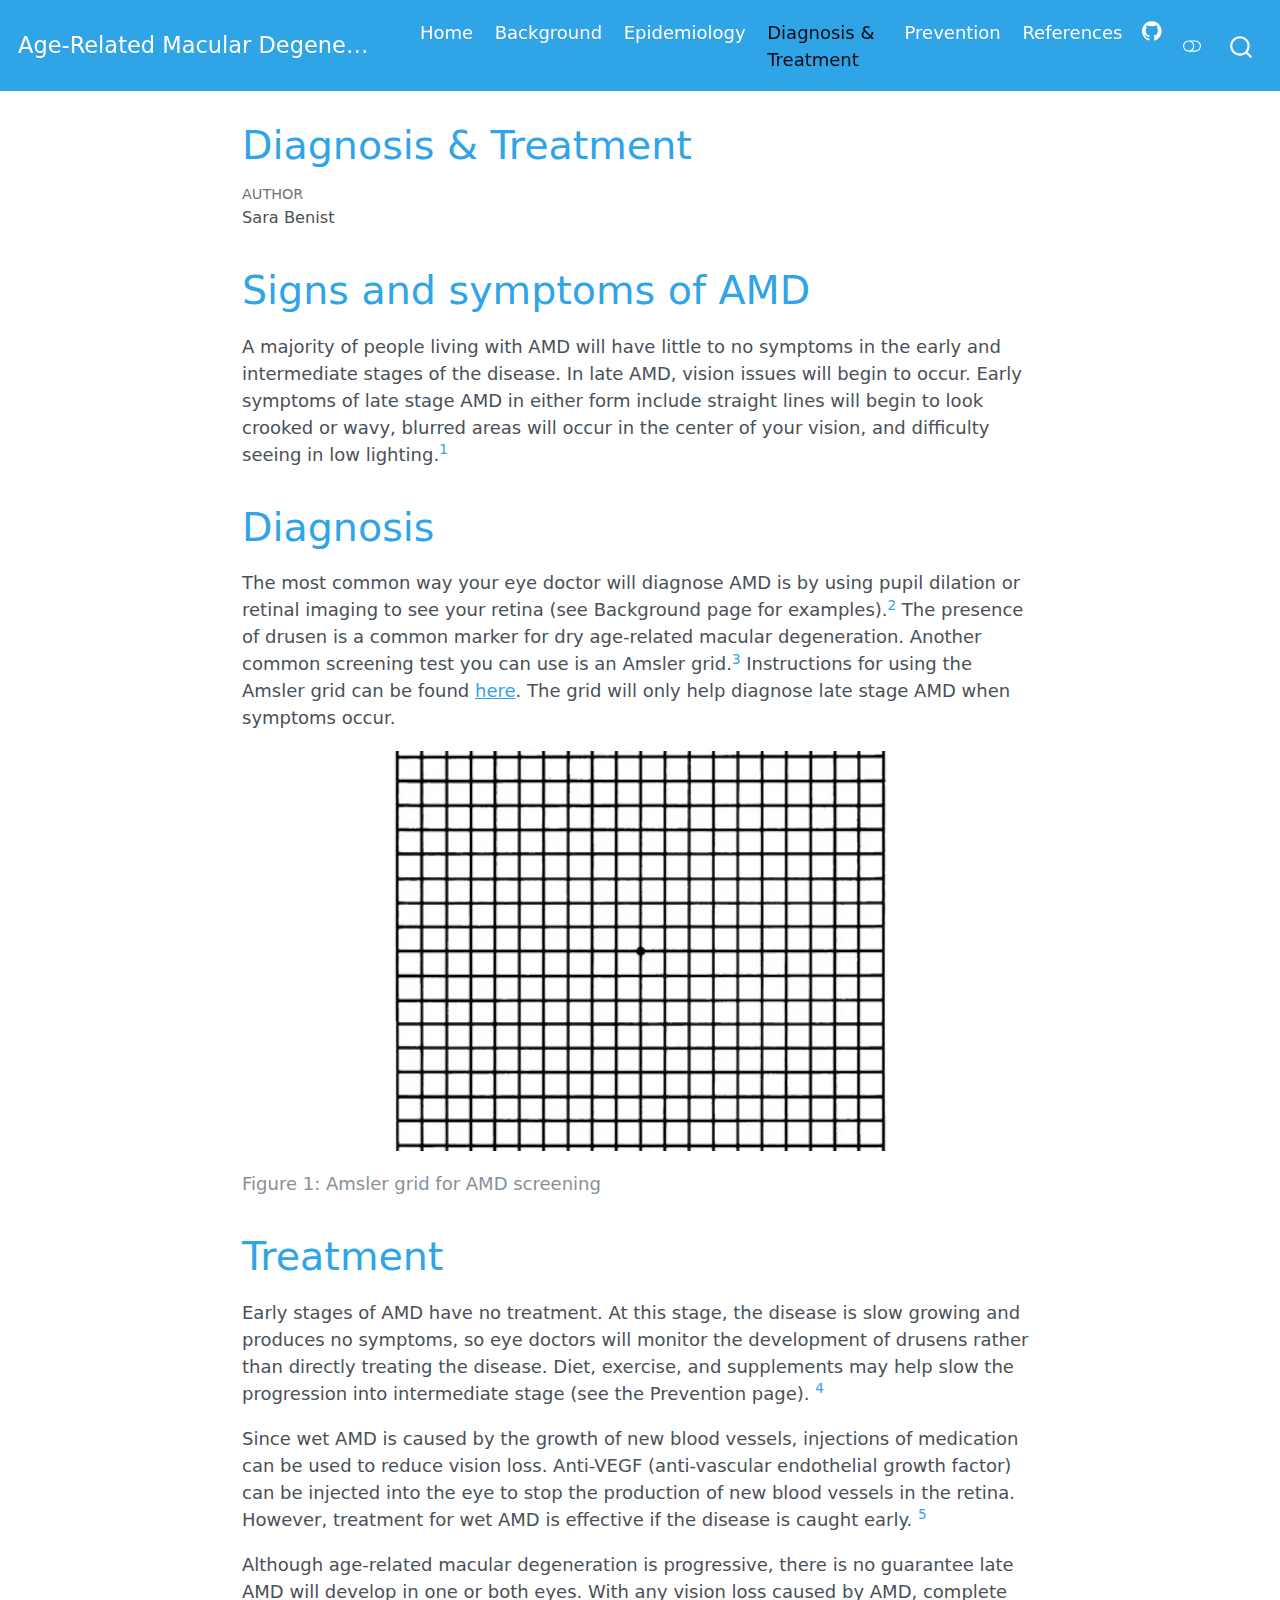
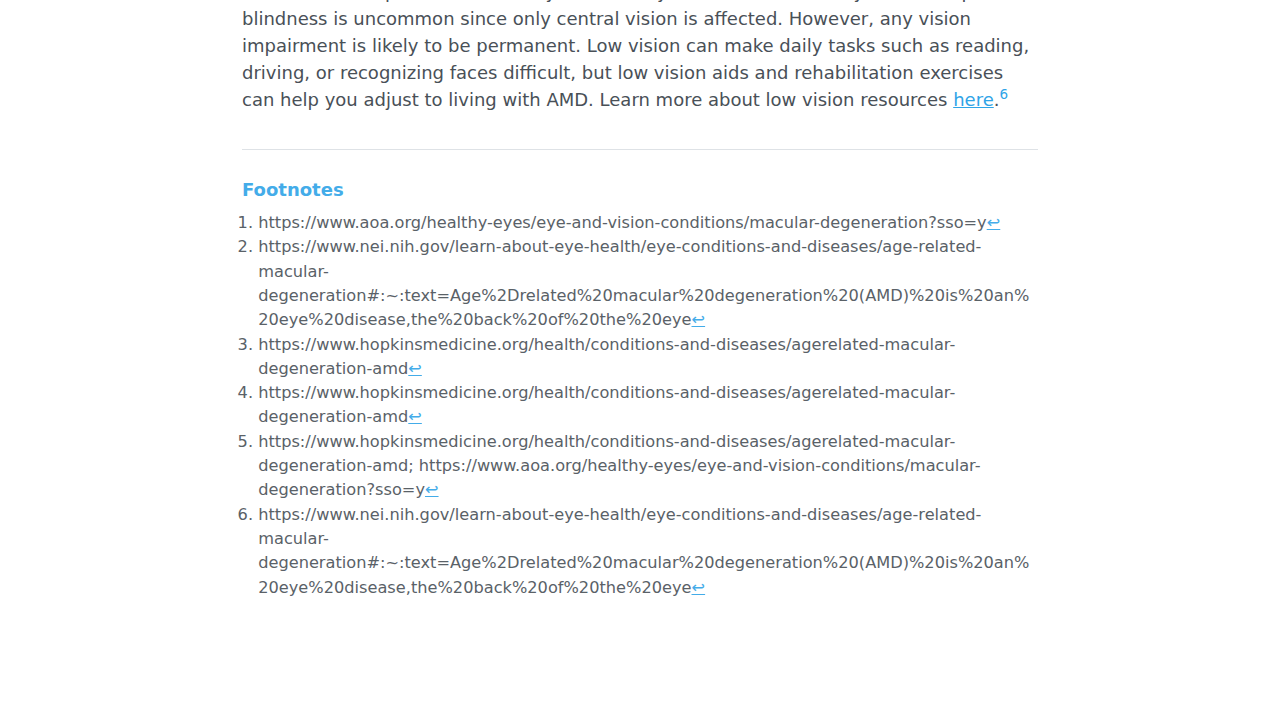
<file: docs/diagnosis.html>
<!DOCTYPE html>
<html xmlns="http://www.w3.org/1999/xhtml" lang="en" xml:lang="en"><head>

<meta charset="utf-8">
<meta name="generator" content="quarto-1.2.313">

<meta name="viewport" content="width=device-width, initial-scale=1.0, user-scalable=yes">

<meta name="author" content="Sara Benist">

<title>Age-Related Macular Degeneration - Diagnosis &amp; Treatment</title>
<style>
code{white-space: pre-wrap;}
span.smallcaps{font-variant: small-caps;}
div.columns{display: flex; gap: min(4vw, 1.5em);}
div.column{flex: auto; overflow-x: auto;}
div.hanging-indent{margin-left: 1.5em; text-indent: -1.5em;}
ul.task-list{list-style: none;}
ul.task-list li input[type="checkbox"] {
  width: 0.8em;
  margin: 0 0.8em 0.2em -1.6em;
  vertical-align: middle;
}
</style>


<script src="site_libs/quarto-nav/quarto-nav.js"></script>
<script src="site_libs/quarto-nav/headroom.min.js"></script>
<script src="site_libs/clipboard/clipboard.min.js"></script>
<script src="site_libs/quarto-search/autocomplete.umd.js"></script>
<script src="site_libs/quarto-search/fuse.min.js"></script>
<script src="site_libs/quarto-search/quarto-search.js"></script>
<meta name="quarto:offset" content="./">
<script src="site_libs/quarto-html/quarto.js"></script>
<script src="site_libs/quarto-html/popper.min.js"></script>
<script src="site_libs/quarto-html/tippy.umd.min.js"></script>
<script src="site_libs/quarto-html/anchor.min.js"></script>
<link href="site_libs/quarto-html/tippy.css" rel="stylesheet">
<link href="site_libs/quarto-html/quarto-syntax-highlighting.css" rel="stylesheet" class="quarto-color-scheme" id="quarto-text-highlighting-styles">
<link href="site_libs/quarto-html/quarto-syntax-highlighting-dark.css" rel="prefetch" class="quarto-color-scheme quarto-color-alternate" id="quarto-text-highlighting-styles">
<script src="site_libs/bootstrap/bootstrap.min.js"></script>
<link href="site_libs/bootstrap/bootstrap-icons.css" rel="stylesheet">
<link href="site_libs/bootstrap/bootstrap.min.css" rel="stylesheet" class="quarto-color-scheme" id="quarto-bootstrap" data-mode="light">
<link href="site_libs/bootstrap/bootstrap-dark.min.css" rel="prefetch" class="quarto-color-scheme quarto-color-alternate" id="quarto-bootstrap" data-mode="light">
<script id="quarto-search-options" type="application/json">{
  "location": "navbar",
  "copy-button": false,
  "collapse-after": 3,
  "panel-placement": "end",
  "type": "overlay",
  "limit": 20,
  "language": {
    "search-no-results-text": "No results",
    "search-matching-documents-text": "matching documents",
    "search-copy-link-title": "Copy link to search",
    "search-hide-matches-text": "Hide additional matches",
    "search-more-match-text": "more match in this document",
    "search-more-matches-text": "more matches in this document",
    "search-clear-button-title": "Clear",
    "search-detached-cancel-button-title": "Cancel",
    "search-submit-button-title": "Submit"
  }
}</script>


<link rel="stylesheet" href="styles.css">
</head>

<body class="nav-fixed fullcontent">

<div id="quarto-search-results"></div>
  <header id="quarto-header" class="headroom fixed-top">
    <nav class="navbar navbar-expand-lg navbar-dark ">
      <div class="navbar-container container-fluid">
      <div class="navbar-brand-container">
    <a class="navbar-brand" href="./index.html">
    <span class="navbar-title">Age-Related Macular Degeneration</span>
    </a>
  </div>
          <button class="navbar-toggler" type="button" data-bs-toggle="collapse" data-bs-target="#navbarCollapse" aria-controls="navbarCollapse" aria-expanded="false" aria-label="Toggle navigation" onclick="if (window.quartoToggleHeadroom) { window.quartoToggleHeadroom(); }">
  <span class="navbar-toggler-icon"></span>
</button>
          <div class="collapse navbar-collapse" id="navbarCollapse">
            <ul class="navbar-nav navbar-nav-scroll ms-auto">
  <li class="nav-item">
    <a class="nav-link" href="./index.html">
 <span class="menu-text">Home</span></a>
  </li>  
  <li class="nav-item">
    <a class="nav-link" href="./background.html">
 <span class="menu-text">Background</span></a>
  </li>  
  <li class="nav-item">
    <a class="nav-link" href="./epidemiology.html">
 <span class="menu-text">Epidemiology</span></a>
  </li>  
  <li class="nav-item">
    <a class="nav-link active" href="./diagnosis.html" aria-current="page">
 <span class="menu-text">Diagnosis &amp; Treatment</span></a>
  </li>  
  <li class="nav-item">
    <a class="nav-link" href="./prevention.html">
 <span class="menu-text">Prevention</span></a>
  </li>  
  <li class="nav-item">
    <a class="nav-link" href="./References.html">
 <span class="menu-text">References</span></a>
  </li>  
  <li class="nav-item compact">
    <a class="nav-link" href="https://github.com/SarBen811/gerontology"><i class="bi bi-github" role="img">
</i> 
 <span class="menu-text"></span></a>
  </li>  
</ul>
              <div class="quarto-toggle-container">
                  <a href="" class="quarto-color-scheme-toggle nav-link" onclick="window.quartoToggleColorScheme(); return false;" title="Toggle dark mode"><i class="bi"></i></a>
              </div>
              <div id="quarto-search" class="" title="Search"></div>
          </div> <!-- /navcollapse -->
      </div> <!-- /container-fluid -->
    </nav>
</header>
<!-- content -->
<div id="quarto-content" class="quarto-container page-columns page-rows-contents page-layout-article page-navbar">
<!-- sidebar -->
<!-- margin-sidebar -->
    
<!-- main -->
<main class="content" id="quarto-document-content">

<header id="title-block-header" class="quarto-title-block default">
<div class="quarto-title">
<h1 class="title">Diagnosis &amp; Treatment</h1>
</div>



<div class="quarto-title-meta">

    <div>
    <div class="quarto-title-meta-heading">Author</div>
    <div class="quarto-title-meta-contents">
             <p>Sara Benist </p>
          </div>
  </div>
    
  
    
  </div>
  

</header>

<section id="signs-and-symptoms-of-amd" class="level1">
<h1>Signs and symptoms of AMD</h1>
<p>A majority of people living with AMD will have little to no symptoms in the early and intermediate stages of the disease. In late AMD, vision issues will begin to occur. Early symptoms of late stage AMD in either form include straight lines will begin to look crooked or wavy, blurred areas will occur in the center of your vision, and difficulty seeing in low lighting.<a href="#fn1" class="footnote-ref" id="fnref1" role="doc-noteref"><sup>1</sup></a></p>
</section>
<section id="diagnosis" class="level1">
<h1>Diagnosis</h1>
<p>The most common way your eye doctor will diagnose AMD is by using pupil dilation or retinal imaging to see your retina (see Background page for examples).<a href="#fn2" class="footnote-ref" id="fnref2" role="doc-noteref"><sup>2</sup></a> The presence of drusen is a common marker for dry age-related macular degeneration. Another common screening test you can use is an Amsler grid.<a href="#fn3" class="footnote-ref" id="fnref3" role="doc-noteref"><sup>3</sup></a> Instructions for using the Amsler grid can be found <a href="https://www.hopkinsmedicine.org/health/conditions-and-diseases/agerelated-macular-degeneration-amd">here</a>. The grid will only help diagnose late stage AMD when symptoms occur.</p>
<div id="fig-grid" class="quarto-figure quarto-figure-center anchored">
<figure class="figure">
<p><img src="images/grid.png" class="img-fluid figure-img"></p>
<p></p><figcaption class="figure-caption">Figure&nbsp;1: Amsler grid for AMD screening</figcaption><p></p>
</figure>
</div>
</section>
<section id="treatment" class="level1">
<h1>Treatment</h1>
<p>Early stages of AMD have no treatment. At this stage, the disease is slow growing and produces no symptoms, so eye doctors will monitor the development of drusens rather than directly treating the disease. Diet, exercise, and supplements may help slow the progression into intermediate stage (see the Prevention page). <a href="#fn4" class="footnote-ref" id="fnref4" role="doc-noteref"><sup>4</sup></a></p>
<p>Since wet AMD is caused by the growth of new blood vessels, injections of medication can be used to reduce vision loss. Anti-VEGF (anti-vascular endothelial growth factor) can be injected into the eye to stop the production of new blood vessels in the retina. However, treatment for wet AMD is effective if the disease is caught early. <a href="#fn5" class="footnote-ref" id="fnref5" role="doc-noteref"><sup>5</sup></a></p>
<p>Although age-related macular degeneration is progressive, there is no guarantee late AMD will develop in one or both eyes. With any vision loss caused by AMD, complete blindness is uncommon since only central vision is affected. However, any vision impairment is likely to be permanent. Low vision can make daily tasks such as reading, driving, or recognizing faces difficult, but low vision aids and rehabilitation exercises can help you adjust to living with AMD. Learn more about low vision resources <a href="https://www.nei.nih.gov/learn-about-eye-health/eye-conditions-and-diseases/low-vision">here</a>.<a href="#fn6" class="footnote-ref" id="fnref6" role="doc-noteref"><sup>6</sup></a></p>


</section>


<div id="quarto-appendix" class="default"><section id="footnotes" class="footnotes footnotes-end-of-document" role="doc-endnotes"><h2 class="anchored quarto-appendix-heading">Footnotes</h2>

<ol>
<li id="fn1"><p>https://www.aoa.org/healthy-eyes/eye-and-vision-conditions/macular-degeneration?sso=y<a href="#fnref1" class="footnote-back" role="doc-backlink">↩︎</a></p></li>
<li id="fn2"><p>https://www.nei.nih.gov/learn-about-eye-health/eye-conditions-and-diseases/age-related-macular-degeneration#:~:text=Age%2Drelated%20macular%20degeneration%20(AMD)%20is%20an%20eye%20disease,the%20back%20of%20the%20eye<a href="#fnref2" class="footnote-back" role="doc-backlink">↩︎</a></p></li>
<li id="fn3"><p>https://www.hopkinsmedicine.org/health/conditions-and-diseases/agerelated-macular-degeneration-amd<a href="#fnref3" class="footnote-back" role="doc-backlink">↩︎</a></p></li>
<li id="fn4"><p>https://www.hopkinsmedicine.org/health/conditions-and-diseases/agerelated-macular-degeneration-amd<a href="#fnref4" class="footnote-back" role="doc-backlink">↩︎</a></p></li>
<li id="fn5"><p>https://www.hopkinsmedicine.org/health/conditions-and-diseases/agerelated-macular-degeneration-amd; https://www.aoa.org/healthy-eyes/eye-and-vision-conditions/macular-degeneration?sso=y<a href="#fnref5" class="footnote-back" role="doc-backlink">↩︎</a></p></li>
<li id="fn6"><p>https://www.nei.nih.gov/learn-about-eye-health/eye-conditions-and-diseases/age-related-macular-degeneration#:~:text=Age%2Drelated%20macular%20degeneration%20(AMD)%20is%20an%20eye%20disease,the%20back%20of%20the%20eye<a href="#fnref6" class="footnote-back" role="doc-backlink">↩︎</a></p></li>
</ol>
</section></div></main> <!-- /main -->
<script id="quarto-html-after-body" type="application/javascript">
window.document.addEventListener("DOMContentLoaded", function (event) {
  const toggleBodyColorMode = (bsSheetEl) => {
    const mode = bsSheetEl.getAttribute("data-mode");
    const bodyEl = window.document.querySelector("body");
    if (mode === "dark") {
      bodyEl.classList.add("quarto-dark");
      bodyEl.classList.remove("quarto-light");
    } else {
      bodyEl.classList.add("quarto-light");
      bodyEl.classList.remove("quarto-dark");
    }
  }
  const toggleBodyColorPrimary = () => {
    const bsSheetEl = window.document.querySelector("link#quarto-bootstrap");
    if (bsSheetEl) {
      toggleBodyColorMode(bsSheetEl);
    }
  }
  toggleBodyColorPrimary();  
  const disableStylesheet = (stylesheets) => {
    for (let i=0; i < stylesheets.length; i++) {
      const stylesheet = stylesheets[i];
      stylesheet.rel = 'prefetch';
    }
  }
  const enableStylesheet = (stylesheets) => {
    for (let i=0; i < stylesheets.length; i++) {
      const stylesheet = stylesheets[i];
      stylesheet.rel = 'stylesheet';
    }
  }
  const manageTransitions = (selector, allowTransitions) => {
    const els = window.document.querySelectorAll(selector);
    for (let i=0; i < els.length; i++) {
      const el = els[i];
      if (allowTransitions) {
        el.classList.remove('notransition');
      } else {
        el.classList.add('notransition');
      }
    }
  }
  const toggleColorMode = (alternate) => {
    // Switch the stylesheets
    const alternateStylesheets = window.document.querySelectorAll('link.quarto-color-scheme.quarto-color-alternate');
    manageTransitions('#quarto-margin-sidebar .nav-link', false);
    if (alternate) {
      enableStylesheet(alternateStylesheets);
      for (const sheetNode of alternateStylesheets) {
        if (sheetNode.id === "quarto-bootstrap") {
          toggleBodyColorMode(sheetNode);
        }
      }
    } else {
      disableStylesheet(alternateStylesheets);
      toggleBodyColorPrimary();
    }
    manageTransitions('#quarto-margin-sidebar .nav-link', true);
    // Switch the toggles
    const toggles = window.document.querySelectorAll('.quarto-color-scheme-toggle');
    for (let i=0; i < toggles.length; i++) {
      const toggle = toggles[i];
      if (toggle) {
        if (alternate) {
          toggle.classList.add("alternate");     
        } else {
          toggle.classList.remove("alternate");
        }
      }
    }
    // Hack to workaround the fact that safari doesn't
    // properly recolor the scrollbar when toggling (#1455)
    if (navigator.userAgent.indexOf('Safari') > 0 && navigator.userAgent.indexOf('Chrome') == -1) {
      manageTransitions("body", false);
      window.scrollTo(0, 1);
      setTimeout(() => {
        window.scrollTo(0, 0);
        manageTransitions("body", true);
      }, 40);  
    }
  }
  const isFileUrl = () => { 
    return window.location.protocol === 'file:';
  }
  const hasAlternateSentinel = () => {  
    let styleSentinel = getColorSchemeSentinel();
    if (styleSentinel !== null) {
      return styleSentinel === "alternate";
    } else {
      return false;
    }
  }
  const setStyleSentinel = (alternate) => {
    const value = alternate ? "alternate" : "default";
    if (!isFileUrl()) {
      window.localStorage.setItem("quarto-color-scheme", value);
    } else {
      localAlternateSentinel = value;
    }
  }
  const getColorSchemeSentinel = () => {
    if (!isFileUrl()) {
      const storageValue = window.localStorage.getItem("quarto-color-scheme");
      return storageValue != null ? storageValue : localAlternateSentinel;
    } else {
      return localAlternateSentinel;
    }
  }
  let localAlternateSentinel = 'default';
  // Dark / light mode switch
  window.quartoToggleColorScheme = () => {
    // Read the current dark / light value 
    let toAlternate = !hasAlternateSentinel();
    toggleColorMode(toAlternate);
    setStyleSentinel(toAlternate);
  };
  // Ensure there is a toggle, if there isn't float one in the top right
  if (window.document.querySelector('.quarto-color-scheme-toggle') === null) {
    const a = window.document.createElement('a');
    a.classList.add('top-right');
    a.classList.add('quarto-color-scheme-toggle');
    a.href = "";
    a.onclick = function() { try { window.quartoToggleColorScheme(); } catch {} return false; };
    const i = window.document.createElement("i");
    i.classList.add('bi');
    a.appendChild(i);
    window.document.body.appendChild(a);
  }
  // Switch to dark mode if need be
  if (hasAlternateSentinel()) {
    toggleColorMode(true);
  } else {
    toggleColorMode(false);
  }
  const icon = "";
  const anchorJS = new window.AnchorJS();
  anchorJS.options = {
    placement: 'right',
    icon: icon
  };
  anchorJS.add('.anchored');
  const clipboard = new window.ClipboardJS('.code-copy-button', {
    target: function(trigger) {
      return trigger.previousElementSibling;
    }
  });
  clipboard.on('success', function(e) {
    // button target
    const button = e.trigger;
    // don't keep focus
    button.blur();
    // flash "checked"
    button.classList.add('code-copy-button-checked');
    var currentTitle = button.getAttribute("title");
    button.setAttribute("title", "Copied!");
    let tooltip;
    if (window.bootstrap) {
      button.setAttribute("data-bs-toggle", "tooltip");
      button.setAttribute("data-bs-placement", "left");
      button.setAttribute("data-bs-title", "Copied!");
      tooltip = new bootstrap.Tooltip(button, 
        { trigger: "manual", 
          customClass: "code-copy-button-tooltip",
          offset: [0, -8]});
      tooltip.show();    
    }
    setTimeout(function() {
      if (tooltip) {
        tooltip.hide();
        button.removeAttribute("data-bs-title");
        button.removeAttribute("data-bs-toggle");
        button.removeAttribute("data-bs-placement");
      }
      button.setAttribute("title", currentTitle);
      button.classList.remove('code-copy-button-checked');
    }, 1000);
    // clear code selection
    e.clearSelection();
  });
  function tippyHover(el, contentFn) {
    const config = {
      allowHTML: true,
      content: contentFn,
      maxWidth: 500,
      delay: 100,
      arrow: false,
      appendTo: function(el) {
          return el.parentElement;
      },
      interactive: true,
      interactiveBorder: 10,
      theme: 'quarto',
      placement: 'bottom-start'
    };
    window.tippy(el, config); 
  }
  const noterefs = window.document.querySelectorAll('a[role="doc-noteref"]');
  for (var i=0; i<noterefs.length; i++) {
    const ref = noterefs[i];
    tippyHover(ref, function() {
      // use id or data attribute instead here
      let href = ref.getAttribute('data-footnote-href') || ref.getAttribute('href');
      try { href = new URL(href).hash; } catch {}
      const id = href.replace(/^#\/?/, "");
      const note = window.document.getElementById(id);
      return note.innerHTML;
    });
  }
  const findCites = (el) => {
    const parentEl = el.parentElement;
    if (parentEl) {
      const cites = parentEl.dataset.cites;
      if (cites) {
        return {
          el,
          cites: cites.split(' ')
        };
      } else {
        return findCites(el.parentElement)
      }
    } else {
      return undefined;
    }
  };
  var bibliorefs = window.document.querySelectorAll('a[role="doc-biblioref"]');
  for (var i=0; i<bibliorefs.length; i++) {
    const ref = bibliorefs[i];
    const citeInfo = findCites(ref);
    if (citeInfo) {
      tippyHover(citeInfo.el, function() {
        var popup = window.document.createElement('div');
        citeInfo.cites.forEach(function(cite) {
          var citeDiv = window.document.createElement('div');
          citeDiv.classList.add('hanging-indent');
          citeDiv.classList.add('csl-entry');
          var biblioDiv = window.document.getElementById('ref-' + cite);
          if (biblioDiv) {
            citeDiv.innerHTML = biblioDiv.innerHTML;
          }
          popup.appendChild(citeDiv);
        });
        return popup.innerHTML;
      });
    }
  }
});
</script>
</div> <!-- /content -->



</body></html>
</file>
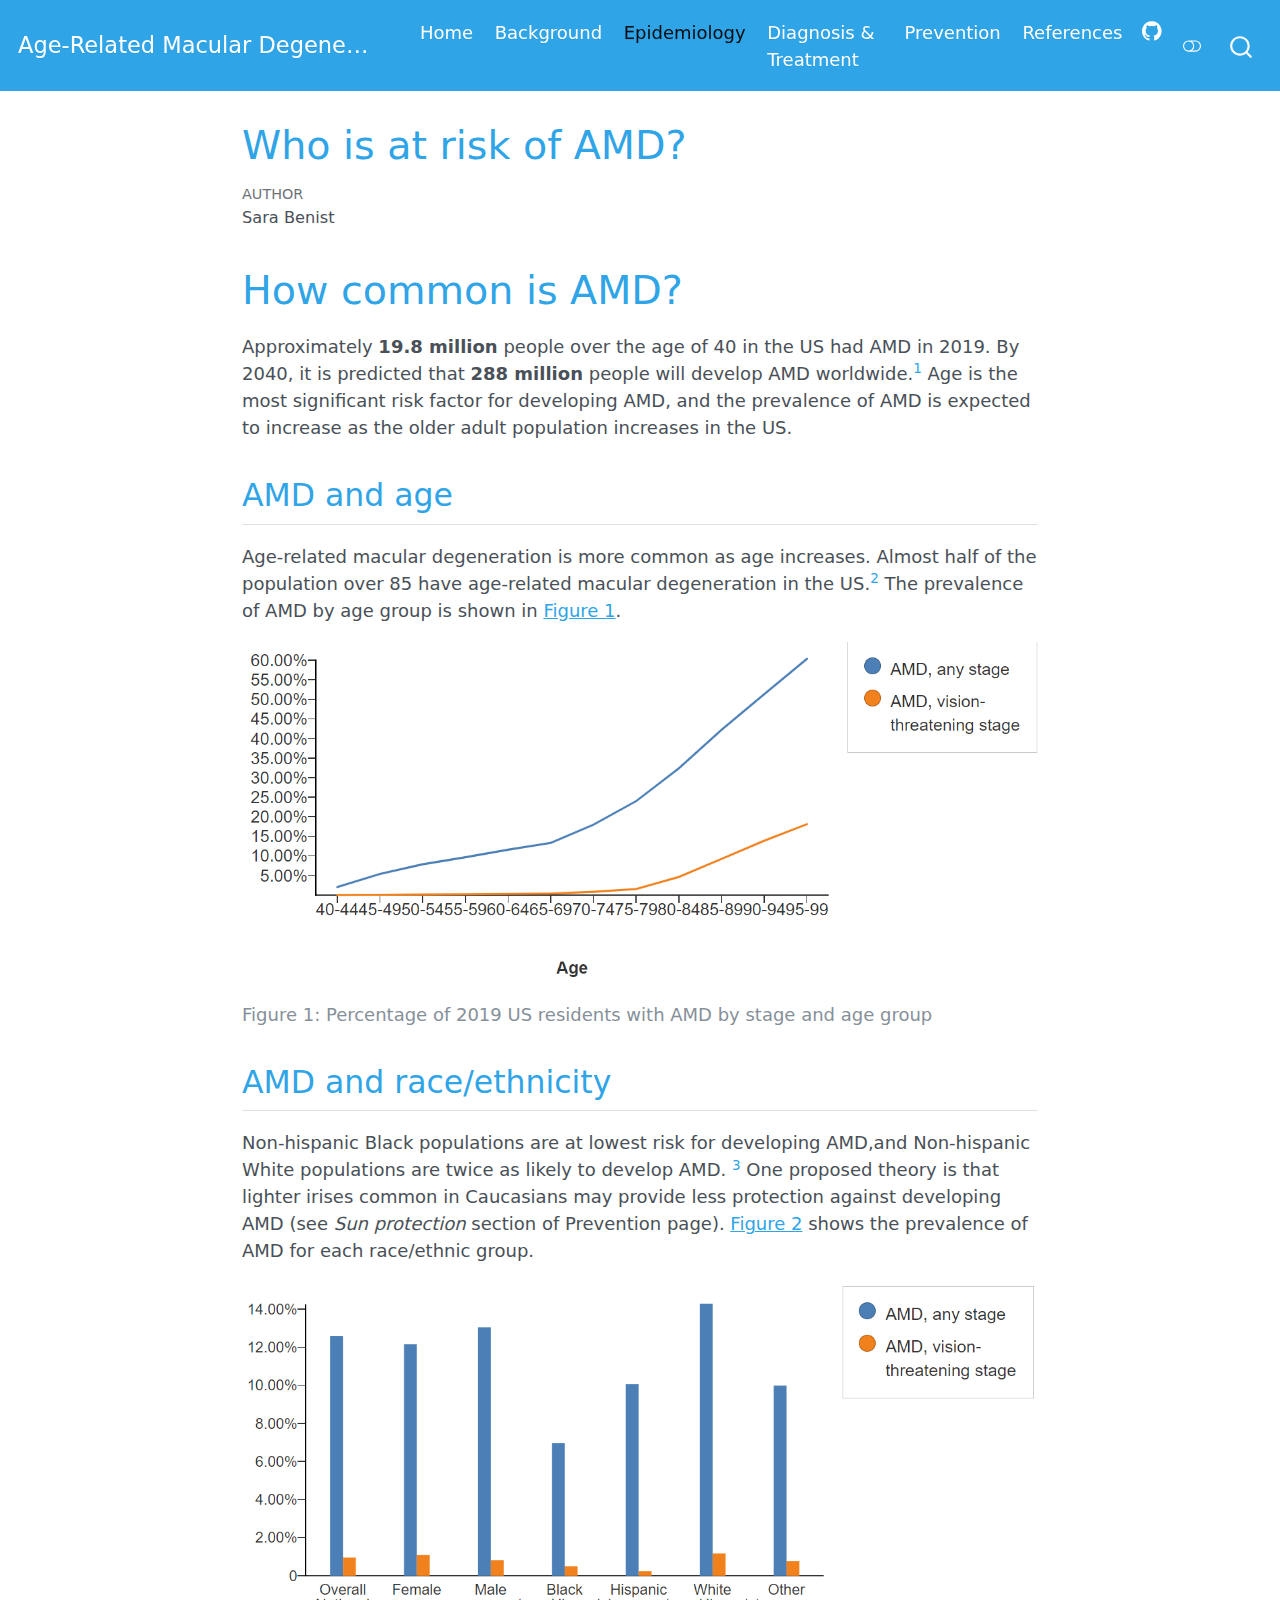
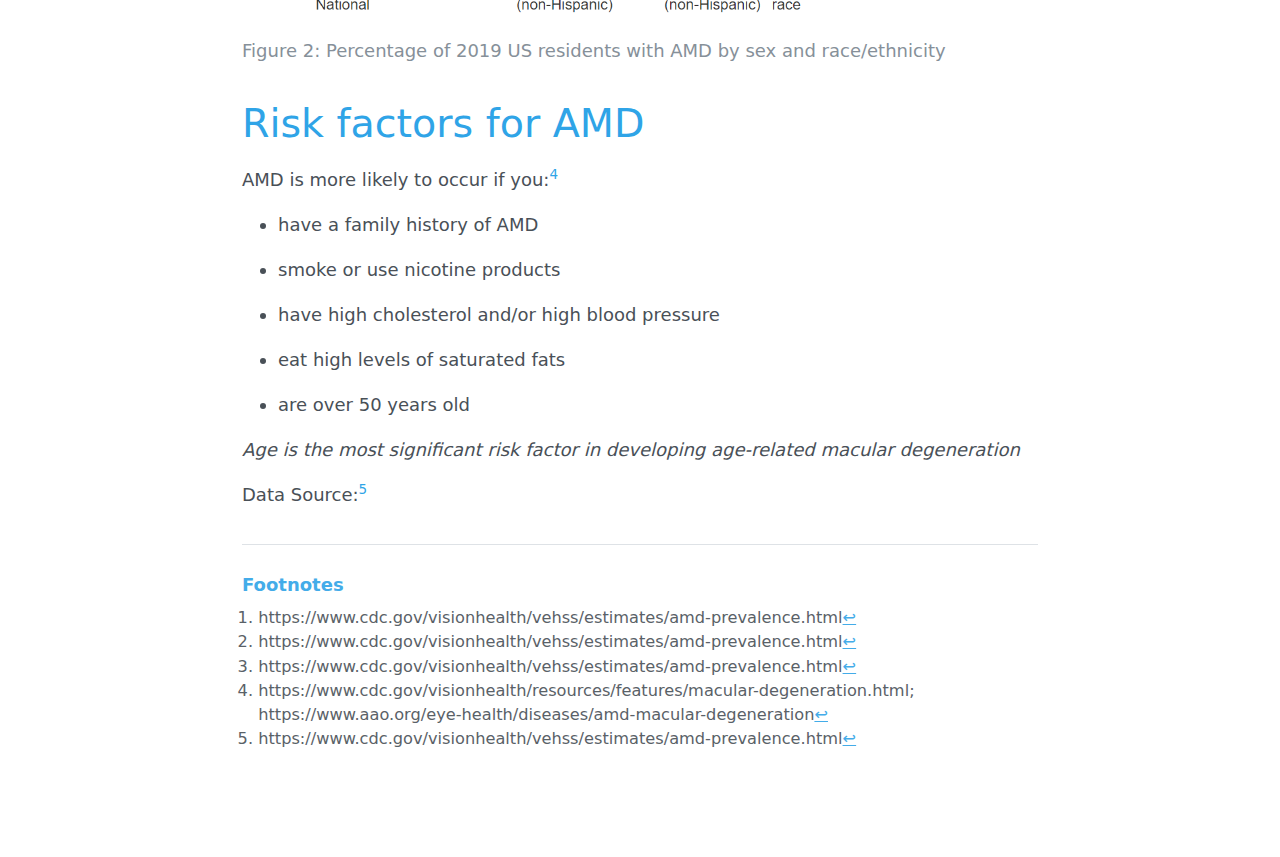
<file: docs/epidemiology.html>
<!DOCTYPE html>
<html xmlns="http://www.w3.org/1999/xhtml" lang="en" xml:lang="en"><head>

<meta charset="utf-8">
<meta name="generator" content="quarto-1.2.313">

<meta name="viewport" content="width=device-width, initial-scale=1.0, user-scalable=yes">

<meta name="author" content="Sara Benist">

<title>Age-Related Macular Degeneration - Who is at risk of AMD?</title>
<style>
code{white-space: pre-wrap;}
span.smallcaps{font-variant: small-caps;}
div.columns{display: flex; gap: min(4vw, 1.5em);}
div.column{flex: auto; overflow-x: auto;}
div.hanging-indent{margin-left: 1.5em; text-indent: -1.5em;}
ul.task-list{list-style: none;}
ul.task-list li input[type="checkbox"] {
  width: 0.8em;
  margin: 0 0.8em 0.2em -1.6em;
  vertical-align: middle;
}
</style>


<script src="site_libs/quarto-nav/quarto-nav.js"></script>
<script src="site_libs/quarto-nav/headroom.min.js"></script>
<script src="site_libs/clipboard/clipboard.min.js"></script>
<script src="site_libs/quarto-search/autocomplete.umd.js"></script>
<script src="site_libs/quarto-search/fuse.min.js"></script>
<script src="site_libs/quarto-search/quarto-search.js"></script>
<meta name="quarto:offset" content="./">
<script src="site_libs/quarto-html/quarto.js"></script>
<script src="site_libs/quarto-html/popper.min.js"></script>
<script src="site_libs/quarto-html/tippy.umd.min.js"></script>
<script src="site_libs/quarto-html/anchor.min.js"></script>
<link href="site_libs/quarto-html/tippy.css" rel="stylesheet">
<link href="site_libs/quarto-html/quarto-syntax-highlighting.css" rel="stylesheet" class="quarto-color-scheme" id="quarto-text-highlighting-styles">
<link href="site_libs/quarto-html/quarto-syntax-highlighting-dark.css" rel="prefetch" class="quarto-color-scheme quarto-color-alternate" id="quarto-text-highlighting-styles">
<script src="site_libs/bootstrap/bootstrap.min.js"></script>
<link href="site_libs/bootstrap/bootstrap-icons.css" rel="stylesheet">
<link href="site_libs/bootstrap/bootstrap.min.css" rel="stylesheet" class="quarto-color-scheme" id="quarto-bootstrap" data-mode="light">
<link href="site_libs/bootstrap/bootstrap-dark.min.css" rel="prefetch" class="quarto-color-scheme quarto-color-alternate" id="quarto-bootstrap" data-mode="light">
<script id="quarto-search-options" type="application/json">{
  "location": "navbar",
  "copy-button": false,
  "collapse-after": 3,
  "panel-placement": "end",
  "type": "overlay",
  "limit": 20,
  "language": {
    "search-no-results-text": "No results",
    "search-matching-documents-text": "matching documents",
    "search-copy-link-title": "Copy link to search",
    "search-hide-matches-text": "Hide additional matches",
    "search-more-match-text": "more match in this document",
    "search-more-matches-text": "more matches in this document",
    "search-clear-button-title": "Clear",
    "search-detached-cancel-button-title": "Cancel",
    "search-submit-button-title": "Submit"
  }
}</script>


<link rel="stylesheet" href="styles.css">
</head>

<body class="nav-fixed fullcontent">

<div id="quarto-search-results"></div>
  <header id="quarto-header" class="headroom fixed-top">
    <nav class="navbar navbar-expand-lg navbar-dark ">
      <div class="navbar-container container-fluid">
      <div class="navbar-brand-container">
    <a class="navbar-brand" href="./index.html">
    <span class="navbar-title">Age-Related Macular Degeneration</span>
    </a>
  </div>
          <button class="navbar-toggler" type="button" data-bs-toggle="collapse" data-bs-target="#navbarCollapse" aria-controls="navbarCollapse" aria-expanded="false" aria-label="Toggle navigation" onclick="if (window.quartoToggleHeadroom) { window.quartoToggleHeadroom(); }">
  <span class="navbar-toggler-icon"></span>
</button>
          <div class="collapse navbar-collapse" id="navbarCollapse">
            <ul class="navbar-nav navbar-nav-scroll ms-auto">
  <li class="nav-item">
    <a class="nav-link" href="./index.html">
 <span class="menu-text">Home</span></a>
  </li>  
  <li class="nav-item">
    <a class="nav-link" href="./background.html">
 <span class="menu-text">Background</span></a>
  </li>  
  <li class="nav-item">
    <a class="nav-link active" href="./epidemiology.html" aria-current="page">
 <span class="menu-text">Epidemiology</span></a>
  </li>  
  <li class="nav-item">
    <a class="nav-link" href="./diagnosis.html">
 <span class="menu-text">Diagnosis &amp; Treatment</span></a>
  </li>  
  <li class="nav-item">
    <a class="nav-link" href="./prevention.html">
 <span class="menu-text">Prevention</span></a>
  </li>  
  <li class="nav-item">
    <a class="nav-link" href="./References.html">
 <span class="menu-text">References</span></a>
  </li>  
  <li class="nav-item compact">
    <a class="nav-link" href="https://github.com/SarBen811/gerontology"><i class="bi bi-github" role="img">
</i> 
 <span class="menu-text"></span></a>
  </li>  
</ul>
              <div class="quarto-toggle-container">
                  <a href="" class="quarto-color-scheme-toggle nav-link" onclick="window.quartoToggleColorScheme(); return false;" title="Toggle dark mode"><i class="bi"></i></a>
              </div>
              <div id="quarto-search" class="" title="Search"></div>
          </div> <!-- /navcollapse -->
      </div> <!-- /container-fluid -->
    </nav>
</header>
<!-- content -->
<div id="quarto-content" class="quarto-container page-columns page-rows-contents page-layout-article page-navbar">
<!-- sidebar -->
<!-- margin-sidebar -->
    
<!-- main -->
<main class="content" id="quarto-document-content">

<header id="title-block-header" class="quarto-title-block default">
<div class="quarto-title">
<h1 class="title">Who is at risk of AMD?</h1>
</div>



<div class="quarto-title-meta">

    <div>
    <div class="quarto-title-meta-heading">Author</div>
    <div class="quarto-title-meta-contents">
             <p>Sara Benist </p>
          </div>
  </div>
    
  
    
  </div>
  

</header>

<section id="how-common-is-amd" class="level1">
<h1>How common is AMD?</h1>
<p>Approximately <strong>19.8 million</strong> people over the age of 40 in the US had AMD in 2019. By 2040, it is predicted that <strong>288 million</strong> people will develop AMD worldwide.<a href="#fn1" class="footnote-ref" id="fnref1" role="doc-noteref"><sup>1</sup></a> Age is the most significant risk factor for developing AMD, and the prevalence of AMD is expected to increase as the older adult population increases in the US.</p>
<section id="amd-and-age" class="level2">
<h2 class="anchored" data-anchor-id="amd-and-age">AMD and age</h2>
<p>Age-related macular degeneration is more common as age increases. Almost half of the population over 85 have age-related macular degeneration in the US.<a href="#fn2" class="footnote-ref" id="fnref2" role="doc-noteref"><sup>2</sup></a> The prevalence of AMD by age group is shown in <a href="#fig-age">Figure&nbsp;1</a>.</p>
<div id="fig-age" class="quarto-figure quarto-figure-center anchored">
<figure class="figure">
<p><img src="images/agegraph.png" class="img-fluid figure-img"></p>
<p></p><figcaption class="figure-caption">Figure&nbsp;1: Percentage of 2019 US residents with AMD by stage and age group</figcaption><p></p>
</figure>
</div>
</section>
<section id="amd-and-raceethnicity" class="level2">
<h2 class="anchored" data-anchor-id="amd-and-raceethnicity">AMD and race/ethnicity</h2>
<p>Non-hispanic Black populations are at lowest risk for developing AMD,and Non-hispanic White populations are twice as likely to develop AMD. <a href="#fn3" class="footnote-ref" id="fnref3" role="doc-noteref"><sup>3</sup></a> One proposed theory is that lighter irises common in Caucasians may provide less protection against developing AMD (see <em>Sun protection</em> section of Prevention page). <a href="#fig-race">Figure&nbsp;2</a> shows the prevalence of AMD for each race/ethnic group.</p>
<div id="fig-race" class="quarto-figure quarto-figure-center anchored">
<figure class="figure">
<p><img src="images/raceethnicgraph.png" class="img-fluid figure-img"></p>
<p></p><figcaption class="figure-caption">Figure&nbsp;2: Percentage of 2019 US residents with AMD by sex and race/ethnicity</figcaption><p></p>
</figure>
</div>
</section>
</section>
<section id="risk-factors-for-amd" class="level1">
<h1>Risk factors for AMD</h1>
<p>AMD is more likely to occur if you:<a href="#fn4" class="footnote-ref" id="fnref4" role="doc-noteref"><sup>4</sup></a></p>
<ul>
<li><p>have a family history of AMD</p></li>
<li><p>smoke or use nicotine products</p></li>
<li><p>have high cholesterol and/or high blood pressure</p></li>
<li><p>eat high levels of saturated fats</p></li>
<li><p>are over 50 years old</p></li>
</ul>
<p><em>Age is the most significant risk factor in developing age-related macular degeneration</em></p>
<p>Data Source:<a href="#fn5" class="footnote-ref" id="fnref5" role="doc-noteref"><sup>5</sup></a></p>


</section>


<div id="quarto-appendix" class="default"><section id="footnotes" class="footnotes footnotes-end-of-document" role="doc-endnotes"><h2 class="anchored quarto-appendix-heading">Footnotes</h2>

<ol>
<li id="fn1"><p>https://www.cdc.gov/visionhealth/vehss/estimates/amd-prevalence.html<a href="#fnref1" class="footnote-back" role="doc-backlink">↩︎</a></p></li>
<li id="fn2"><p>https://www.cdc.gov/visionhealth/vehss/estimates/amd-prevalence.html<a href="#fnref2" class="footnote-back" role="doc-backlink">↩︎</a></p></li>
<li id="fn3"><p>https://www.cdc.gov/visionhealth/vehss/estimates/amd-prevalence.html<a href="#fnref3" class="footnote-back" role="doc-backlink">↩︎</a></p></li>
<li id="fn4"><p>https://www.cdc.gov/visionhealth/resources/features/macular-degeneration.html; https://www.aao.org/eye-health/diseases/amd-macular-degeneration<a href="#fnref4" class="footnote-back" role="doc-backlink">↩︎</a></p></li>
<li id="fn5"><p>https://www.cdc.gov/visionhealth/vehss/estimates/amd-prevalence.html<a href="#fnref5" class="footnote-back" role="doc-backlink">↩︎</a></p></li>
</ol>
</section></div></main> <!-- /main -->
<script id="quarto-html-after-body" type="application/javascript">
window.document.addEventListener("DOMContentLoaded", function (event) {
  const toggleBodyColorMode = (bsSheetEl) => {
    const mode = bsSheetEl.getAttribute("data-mode");
    const bodyEl = window.document.querySelector("body");
    if (mode === "dark") {
      bodyEl.classList.add("quarto-dark");
      bodyEl.classList.remove("quarto-light");
    } else {
      bodyEl.classList.add("quarto-light");
      bodyEl.classList.remove("quarto-dark");
    }
  }
  const toggleBodyColorPrimary = () => {
    const bsSheetEl = window.document.querySelector("link#quarto-bootstrap");
    if (bsSheetEl) {
      toggleBodyColorMode(bsSheetEl);
    }
  }
  toggleBodyColorPrimary();  
  const disableStylesheet = (stylesheets) => {
    for (let i=0; i < stylesheets.length; i++) {
      const stylesheet = stylesheets[i];
      stylesheet.rel = 'prefetch';
    }
  }
  const enableStylesheet = (stylesheets) => {
    for (let i=0; i < stylesheets.length; i++) {
      const stylesheet = stylesheets[i];
      stylesheet.rel = 'stylesheet';
    }
  }
  const manageTransitions = (selector, allowTransitions) => {
    const els = window.document.querySelectorAll(selector);
    for (let i=0; i < els.length; i++) {
      const el = els[i];
      if (allowTransitions) {
        el.classList.remove('notransition');
      } else {
        el.classList.add('notransition');
      }
    }
  }
  const toggleColorMode = (alternate) => {
    // Switch the stylesheets
    const alternateStylesheets = window.document.querySelectorAll('link.quarto-color-scheme.quarto-color-alternate');
    manageTransitions('#quarto-margin-sidebar .nav-link', false);
    if (alternate) {
      enableStylesheet(alternateStylesheets);
      for (const sheetNode of alternateStylesheets) {
        if (sheetNode.id === "quarto-bootstrap") {
          toggleBodyColorMode(sheetNode);
        }
      }
    } else {
      disableStylesheet(alternateStylesheets);
      toggleBodyColorPrimary();
    }
    manageTransitions('#quarto-margin-sidebar .nav-link', true);
    // Switch the toggles
    const toggles = window.document.querySelectorAll('.quarto-color-scheme-toggle');
    for (let i=0; i < toggles.length; i++) {
      const toggle = toggles[i];
      if (toggle) {
        if (alternate) {
          toggle.classList.add("alternate");     
        } else {
          toggle.classList.remove("alternate");
        }
      }
    }
    // Hack to workaround the fact that safari doesn't
    // properly recolor the scrollbar when toggling (#1455)
    if (navigator.userAgent.indexOf('Safari') > 0 && navigator.userAgent.indexOf('Chrome') == -1) {
      manageTransitions("body", false);
      window.scrollTo(0, 1);
      setTimeout(() => {
        window.scrollTo(0, 0);
        manageTransitions("body", true);
      }, 40);  
    }
  }
  const isFileUrl = () => { 
    return window.location.protocol === 'file:';
  }
  const hasAlternateSentinel = () => {  
    let styleSentinel = getColorSchemeSentinel();
    if (styleSentinel !== null) {
      return styleSentinel === "alternate";
    } else {
      return false;
    }
  }
  const setStyleSentinel = (alternate) => {
    const value = alternate ? "alternate" : "default";
    if (!isFileUrl()) {
      window.localStorage.setItem("quarto-color-scheme", value);
    } else {
      localAlternateSentinel = value;
    }
  }
  const getColorSchemeSentinel = () => {
    if (!isFileUrl()) {
      const storageValue = window.localStorage.getItem("quarto-color-scheme");
      return storageValue != null ? storageValue : localAlternateSentinel;
    } else {
      return localAlternateSentinel;
    }
  }
  let localAlternateSentinel = 'default';
  // Dark / light mode switch
  window.quartoToggleColorScheme = () => {
    // Read the current dark / light value 
    let toAlternate = !hasAlternateSentinel();
    toggleColorMode(toAlternate);
    setStyleSentinel(toAlternate);
  };
  // Ensure there is a toggle, if there isn't float one in the top right
  if (window.document.querySelector('.quarto-color-scheme-toggle') === null) {
    const a = window.document.createElement('a');
    a.classList.add('top-right');
    a.classList.add('quarto-color-scheme-toggle');
    a.href = "";
    a.onclick = function() { try { window.quartoToggleColorScheme(); } catch {} return false; };
    const i = window.document.createElement("i");
    i.classList.add('bi');
    a.appendChild(i);
    window.document.body.appendChild(a);
  }
  // Switch to dark mode if need be
  if (hasAlternateSentinel()) {
    toggleColorMode(true);
  } else {
    toggleColorMode(false);
  }
  const icon = "";
  const anchorJS = new window.AnchorJS();
  anchorJS.options = {
    placement: 'right',
    icon: icon
  };
  anchorJS.add('.anchored');
  const clipboard = new window.ClipboardJS('.code-copy-button', {
    target: function(trigger) {
      return trigger.previousElementSibling;
    }
  });
  clipboard.on('success', function(e) {
    // button target
    const button = e.trigger;
    // don't keep focus
    button.blur();
    // flash "checked"
    button.classList.add('code-copy-button-checked');
    var currentTitle = button.getAttribute("title");
    button.setAttribute("title", "Copied!");
    let tooltip;
    if (window.bootstrap) {
      button.setAttribute("data-bs-toggle", "tooltip");
      button.setAttribute("data-bs-placement", "left");
      button.setAttribute("data-bs-title", "Copied!");
      tooltip = new bootstrap.Tooltip(button, 
        { trigger: "manual", 
          customClass: "code-copy-button-tooltip",
          offset: [0, -8]});
      tooltip.show();    
    }
    setTimeout(function() {
      if (tooltip) {
        tooltip.hide();
        button.removeAttribute("data-bs-title");
        button.removeAttribute("data-bs-toggle");
        button.removeAttribute("data-bs-placement");
      }
      button.setAttribute("title", currentTitle);
      button.classList.remove('code-copy-button-checked');
    }, 1000);
    // clear code selection
    e.clearSelection();
  });
  function tippyHover(el, contentFn) {
    const config = {
      allowHTML: true,
      content: contentFn,
      maxWidth: 500,
      delay: 100,
      arrow: false,
      appendTo: function(el) {
          return el.parentElement;
      },
      interactive: true,
      interactiveBorder: 10,
      theme: 'quarto',
      placement: 'bottom-start'
    };
    window.tippy(el, config); 
  }
  const noterefs = window.document.querySelectorAll('a[role="doc-noteref"]');
  for (var i=0; i<noterefs.length; i++) {
    const ref = noterefs[i];
    tippyHover(ref, function() {
      // use id or data attribute instead here
      let href = ref.getAttribute('data-footnote-href') || ref.getAttribute('href');
      try { href = new URL(href).hash; } catch {}
      const id = href.replace(/^#\/?/, "");
      const note = window.document.getElementById(id);
      return note.innerHTML;
    });
  }
  const findCites = (el) => {
    const parentEl = el.parentElement;
    if (parentEl) {
      const cites = parentEl.dataset.cites;
      if (cites) {
        return {
          el,
          cites: cites.split(' ')
        };
      } else {
        return findCites(el.parentElement)
      }
    } else {
      return undefined;
    }
  };
  var bibliorefs = window.document.querySelectorAll('a[role="doc-biblioref"]');
  for (var i=0; i<bibliorefs.length; i++) {
    const ref = bibliorefs[i];
    const citeInfo = findCites(ref);
    if (citeInfo) {
      tippyHover(citeInfo.el, function() {
        var popup = window.document.createElement('div');
        citeInfo.cites.forEach(function(cite) {
          var citeDiv = window.document.createElement('div');
          citeDiv.classList.add('hanging-indent');
          citeDiv.classList.add('csl-entry');
          var biblioDiv = window.document.getElementById('ref-' + cite);
          if (biblioDiv) {
            citeDiv.innerHTML = biblioDiv.innerHTML;
          }
          popup.appendChild(citeDiv);
        });
        return popup.innerHTML;
      });
    }
  }
});
</script>
</div> <!-- /content -->



</body></html>
</file>
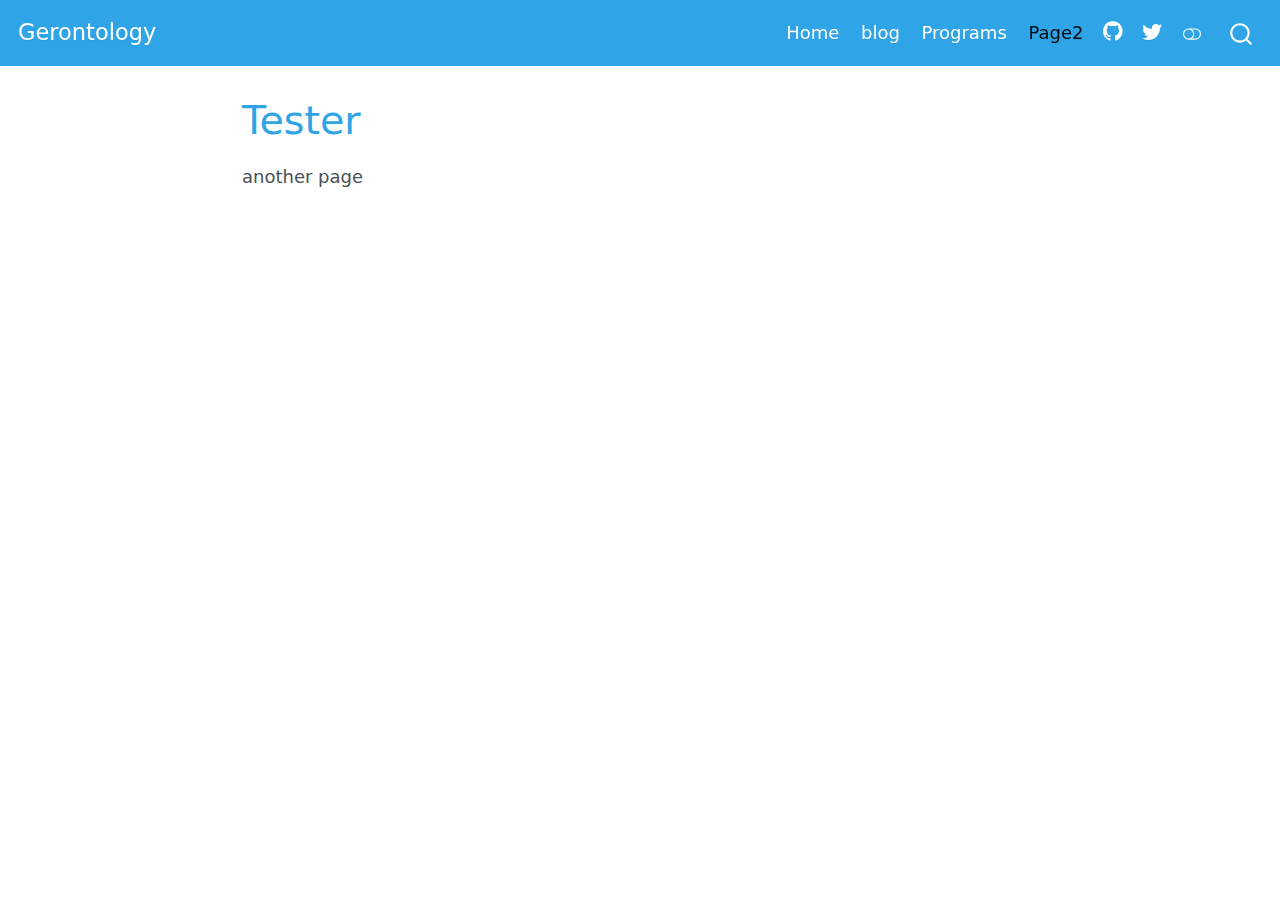
<file: docs/page2.html>
<!DOCTYPE html>
<html xmlns="http://www.w3.org/1999/xhtml" lang="en" xml:lang="en"><head>

<meta charset="utf-8">
<meta name="generator" content="quarto-1.2.313">

<meta name="viewport" content="width=device-width, initial-scale=1.0, user-scalable=yes">


<title>Gerontology - Tester</title>
<style>
code{white-space: pre-wrap;}
span.smallcaps{font-variant: small-caps;}
div.columns{display: flex; gap: min(4vw, 1.5em);}
div.column{flex: auto; overflow-x: auto;}
div.hanging-indent{margin-left: 1.5em; text-indent: -1.5em;}
ul.task-list{list-style: none;}
ul.task-list li input[type="checkbox"] {
  width: 0.8em;
  margin: 0 0.8em 0.2em -1.6em;
  vertical-align: middle;
}
</style>


<script src="site_libs/quarto-nav/quarto-nav.js"></script>
<script src="site_libs/quarto-nav/headroom.min.js"></script>
<script src="site_libs/clipboard/clipboard.min.js"></script>
<script src="site_libs/quarto-search/autocomplete.umd.js"></script>
<script src="site_libs/quarto-search/fuse.min.js"></script>
<script src="site_libs/quarto-search/quarto-search.js"></script>
<meta name="quarto:offset" content="./">
<script src="site_libs/quarto-html/quarto.js"></script>
<script src="site_libs/quarto-html/popper.min.js"></script>
<script src="site_libs/quarto-html/tippy.umd.min.js"></script>
<script src="site_libs/quarto-html/anchor.min.js"></script>
<link href="site_libs/quarto-html/tippy.css" rel="stylesheet">
<link href="site_libs/quarto-html/quarto-syntax-highlighting.css" rel="stylesheet" class="quarto-color-scheme" id="quarto-text-highlighting-styles">
<link href="site_libs/quarto-html/quarto-syntax-highlighting-dark.css" rel="prefetch" class="quarto-color-scheme quarto-color-alternate" id="quarto-text-highlighting-styles">
<script src="site_libs/bootstrap/bootstrap.min.js"></script>
<link href="site_libs/bootstrap/bootstrap-icons.css" rel="stylesheet">
<link href="site_libs/bootstrap/bootstrap.min.css" rel="stylesheet" class="quarto-color-scheme" id="quarto-bootstrap" data-mode="light">
<link href="site_libs/bootstrap/bootstrap-dark.min.css" rel="prefetch" class="quarto-color-scheme quarto-color-alternate" id="quarto-bootstrap" data-mode="dark">
<script id="quarto-search-options" type="application/json">{
  "location": "navbar",
  "copy-button": false,
  "collapse-after": 3,
  "panel-placement": "end",
  "type": "overlay",
  "limit": 20,
  "language": {
    "search-no-results-text": "No results",
    "search-matching-documents-text": "matching documents",
    "search-copy-link-title": "Copy link to search",
    "search-hide-matches-text": "Hide additional matches",
    "search-more-match-text": "more match in this document",
    "search-more-matches-text": "more matches in this document",
    "search-clear-button-title": "Clear",
    "search-detached-cancel-button-title": "Cancel",
    "search-submit-button-title": "Submit"
  }
}</script>


<link rel="stylesheet" href="styles.css">
</head>

<body class="nav-fixed fullcontent">

<div id="quarto-search-results"></div>
  <header id="quarto-header" class="headroom fixed-top">
    <nav class="navbar navbar-expand-lg navbar-dark ">
      <div class="navbar-container container-fluid">
      <div class="navbar-brand-container">
    <a class="navbar-brand" href="./index.html">
    <span class="navbar-title">Gerontology</span>
    </a>
  </div>
          <button class="navbar-toggler" type="button" data-bs-toggle="collapse" data-bs-target="#navbarCollapse" aria-controls="navbarCollapse" aria-expanded="false" aria-label="Toggle navigation" onclick="if (window.quartoToggleHeadroom) { window.quartoToggleHeadroom(); }">
  <span class="navbar-toggler-icon"></span>
</button>
          <div class="collapse navbar-collapse" id="navbarCollapse">
            <ul class="navbar-nav navbar-nav-scroll ms-auto">
  <li class="nav-item">
    <a class="nav-link" href="./index.html">
 <span class="menu-text">Home</span></a>
  </li>  
  <li class="nav-item">
    <a class="nav-link" href="./blog.html">
 <span class="menu-text">blog</span></a>
  </li>  
  <li class="nav-item">
    <a class="nav-link" href="./programs.html">
 <span class="menu-text">Programs</span></a>
  </li>  
  <li class="nav-item">
    <a class="nav-link active" href="./page2.html" aria-current="page">
 <span class="menu-text">Page2</span></a>
  </li>  
  <li class="nav-item compact">
    <a class="nav-link" href="https://github.com/"><i class="bi bi-github" role="img">
</i> 
 <span class="menu-text"></span></a>
  </li>  
  <li class="nav-item compact">
    <a class="nav-link" href="https://twitter.com"><i class="bi bi-twitter" role="img">
</i> 
 <span class="menu-text"></span></a>
  </li>  
</ul>
              <div class="quarto-toggle-container">
                  <a href="" class="quarto-color-scheme-toggle nav-link" onclick="window.quartoToggleColorScheme(); return false;" title="Toggle dark mode"><i class="bi"></i></a>
              </div>
              <div id="quarto-search" class="" title="Search"></div>
          </div> <!-- /navcollapse -->
      </div> <!-- /container-fluid -->
    </nav>
</header>
<!-- content -->
<div id="quarto-content" class="quarto-container page-columns page-rows-contents page-layout-article page-navbar">
<!-- sidebar -->
<!-- margin-sidebar -->
    
<!-- main -->
<main class="content" id="quarto-document-content">

<header id="title-block-header" class="quarto-title-block default">
<div class="quarto-title">
<h1 class="title">Tester</h1>
</div>



<div class="quarto-title-meta">

    
  
    
  </div>
  

</header>

<p>another page</p>



</main> <!-- /main -->
<script id="quarto-html-after-body" type="application/javascript">
window.document.addEventListener("DOMContentLoaded", function (event) {
  const toggleBodyColorMode = (bsSheetEl) => {
    const mode = bsSheetEl.getAttribute("data-mode");
    const bodyEl = window.document.querySelector("body");
    if (mode === "dark") {
      bodyEl.classList.add("quarto-dark");
      bodyEl.classList.remove("quarto-light");
    } else {
      bodyEl.classList.add("quarto-light");
      bodyEl.classList.remove("quarto-dark");
    }
  }
  const toggleBodyColorPrimary = () => {
    const bsSheetEl = window.document.querySelector("link#quarto-bootstrap");
    if (bsSheetEl) {
      toggleBodyColorMode(bsSheetEl);
    }
  }
  toggleBodyColorPrimary();  
  const disableStylesheet = (stylesheets) => {
    for (let i=0; i < stylesheets.length; i++) {
      const stylesheet = stylesheets[i];
      stylesheet.rel = 'prefetch';
    }
  }
  const enableStylesheet = (stylesheets) => {
    for (let i=0; i < stylesheets.length; i++) {
      const stylesheet = stylesheets[i];
      stylesheet.rel = 'stylesheet';
    }
  }
  const manageTransitions = (selector, allowTransitions) => {
    const els = window.document.querySelectorAll(selector);
    for (let i=0; i < els.length; i++) {
      const el = els[i];
      if (allowTransitions) {
        el.classList.remove('notransition');
      } else {
        el.classList.add('notransition');
      }
    }
  }
  const toggleColorMode = (alternate) => {
    // Switch the stylesheets
    const alternateStylesheets = window.document.querySelectorAll('link.quarto-color-scheme.quarto-color-alternate');
    manageTransitions('#quarto-margin-sidebar .nav-link', false);
    if (alternate) {
      enableStylesheet(alternateStylesheets);
      for (const sheetNode of alternateStylesheets) {
        if (sheetNode.id === "quarto-bootstrap") {
          toggleBodyColorMode(sheetNode);
        }
      }
    } else {
      disableStylesheet(alternateStylesheets);
      toggleBodyColorPrimary();
    }
    manageTransitions('#quarto-margin-sidebar .nav-link', true);
    // Switch the toggles
    const toggles = window.document.querySelectorAll('.quarto-color-scheme-toggle');
    for (let i=0; i < toggles.length; i++) {
      const toggle = toggles[i];
      if (toggle) {
        if (alternate) {
          toggle.classList.add("alternate");     
        } else {
          toggle.classList.remove("alternate");
        }
      }
    }
    // Hack to workaround the fact that safari doesn't
    // properly recolor the scrollbar when toggling (#1455)
    if (navigator.userAgent.indexOf('Safari') > 0 && navigator.userAgent.indexOf('Chrome') == -1) {
      manageTransitions("body", false);
      window.scrollTo(0, 1);
      setTimeout(() => {
        window.scrollTo(0, 0);
        manageTransitions("body", true);
      }, 40);  
    }
  }
  const isFileUrl = () => { 
    return window.location.protocol === 'file:';
  }
  const hasAlternateSentinel = () => {  
    let styleSentinel = getColorSchemeSentinel();
    if (styleSentinel !== null) {
      return styleSentinel === "alternate";
    } else {
      return false;
    }
  }
  const setStyleSentinel = (alternate) => {
    const value = alternate ? "alternate" : "default";
    if (!isFileUrl()) {
      window.localStorage.setItem("quarto-color-scheme", value);
    } else {
      localAlternateSentinel = value;
    }
  }
  const getColorSchemeSentinel = () => {
    if (!isFileUrl()) {
      const storageValue = window.localStorage.getItem("quarto-color-scheme");
      return storageValue != null ? storageValue : localAlternateSentinel;
    } else {
      return localAlternateSentinel;
    }
  }
  let localAlternateSentinel = 'default';
  // Dark / light mode switch
  window.quartoToggleColorScheme = () => {
    // Read the current dark / light value 
    let toAlternate = !hasAlternateSentinel();
    toggleColorMode(toAlternate);
    setStyleSentinel(toAlternate);
  };
  // Ensure there is a toggle, if there isn't float one in the top right
  if (window.document.querySelector('.quarto-color-scheme-toggle') === null) {
    const a = window.document.createElement('a');
    a.classList.add('top-right');
    a.classList.add('quarto-color-scheme-toggle');
    a.href = "";
    a.onclick = function() { try { window.quartoToggleColorScheme(); } catch {} return false; };
    const i = window.document.createElement("i");
    i.classList.add('bi');
    a.appendChild(i);
    window.document.body.appendChild(a);
  }
  // Switch to dark mode if need be
  if (hasAlternateSentinel()) {
    toggleColorMode(true);
  } else {
    toggleColorMode(false);
  }
  const icon = "";
  const anchorJS = new window.AnchorJS();
  anchorJS.options = {
    placement: 'right',
    icon: icon
  };
  anchorJS.add('.anchored');
  const clipboard = new window.ClipboardJS('.code-copy-button', {
    target: function(trigger) {
      return trigger.previousElementSibling;
    }
  });
  clipboard.on('success', function(e) {
    // button target
    const button = e.trigger;
    // don't keep focus
    button.blur();
    // flash "checked"
    button.classList.add('code-copy-button-checked');
    var currentTitle = button.getAttribute("title");
    button.setAttribute("title", "Copied!");
    let tooltip;
    if (window.bootstrap) {
      button.setAttribute("data-bs-toggle", "tooltip");
      button.setAttribute("data-bs-placement", "left");
      button.setAttribute("data-bs-title", "Copied!");
      tooltip = new bootstrap.Tooltip(button, 
        { trigger: "manual", 
          customClass: "code-copy-button-tooltip",
          offset: [0, -8]});
      tooltip.show();    
    }
    setTimeout(function() {
      if (tooltip) {
        tooltip.hide();
        button.removeAttribute("data-bs-title");
        button.removeAttribute("data-bs-toggle");
        button.removeAttribute("data-bs-placement");
      }
      button.setAttribute("title", currentTitle);
      button.classList.remove('code-copy-button-checked');
    }, 1000);
    // clear code selection
    e.clearSelection();
  });
  function tippyHover(el, contentFn) {
    const config = {
      allowHTML: true,
      content: contentFn,
      maxWidth: 500,
      delay: 100,
      arrow: false,
      appendTo: function(el) {
          return el.parentElement;
      },
      interactive: true,
      interactiveBorder: 10,
      theme: 'quarto',
      placement: 'bottom-start'
    };
    window.tippy(el, config); 
  }
  const noterefs = window.document.querySelectorAll('a[role="doc-noteref"]');
  for (var i=0; i<noterefs.length; i++) {
    const ref = noterefs[i];
    tippyHover(ref, function() {
      // use id or data attribute instead here
      let href = ref.getAttribute('data-footnote-href') || ref.getAttribute('href');
      try { href = new URL(href).hash; } catch {}
      const id = href.replace(/^#\/?/, "");
      const note = window.document.getElementById(id);
      return note.innerHTML;
    });
  }
  const findCites = (el) => {
    const parentEl = el.parentElement;
    if (parentEl) {
      const cites = parentEl.dataset.cites;
      if (cites) {
        return {
          el,
          cites: cites.split(' ')
        };
      } else {
        return findCites(el.parentElement)
      }
    } else {
      return undefined;
    }
  };
  var bibliorefs = window.document.querySelectorAll('a[role="doc-biblioref"]');
  for (var i=0; i<bibliorefs.length; i++) {
    const ref = bibliorefs[i];
    const citeInfo = findCites(ref);
    if (citeInfo) {
      tippyHover(citeInfo.el, function() {
        var popup = window.document.createElement('div');
        citeInfo.cites.forEach(function(cite) {
          var citeDiv = window.document.createElement('div');
          citeDiv.classList.add('hanging-indent');
          citeDiv.classList.add('csl-entry');
          var biblioDiv = window.document.getElementById('ref-' + cite);
          if (biblioDiv) {
            citeDiv.innerHTML = biblioDiv.innerHTML;
          }
          popup.appendChild(citeDiv);
        });
        return popup.innerHTML;
      });
    }
  }
});
</script>
</div> <!-- /content -->



</body></html>
</file>
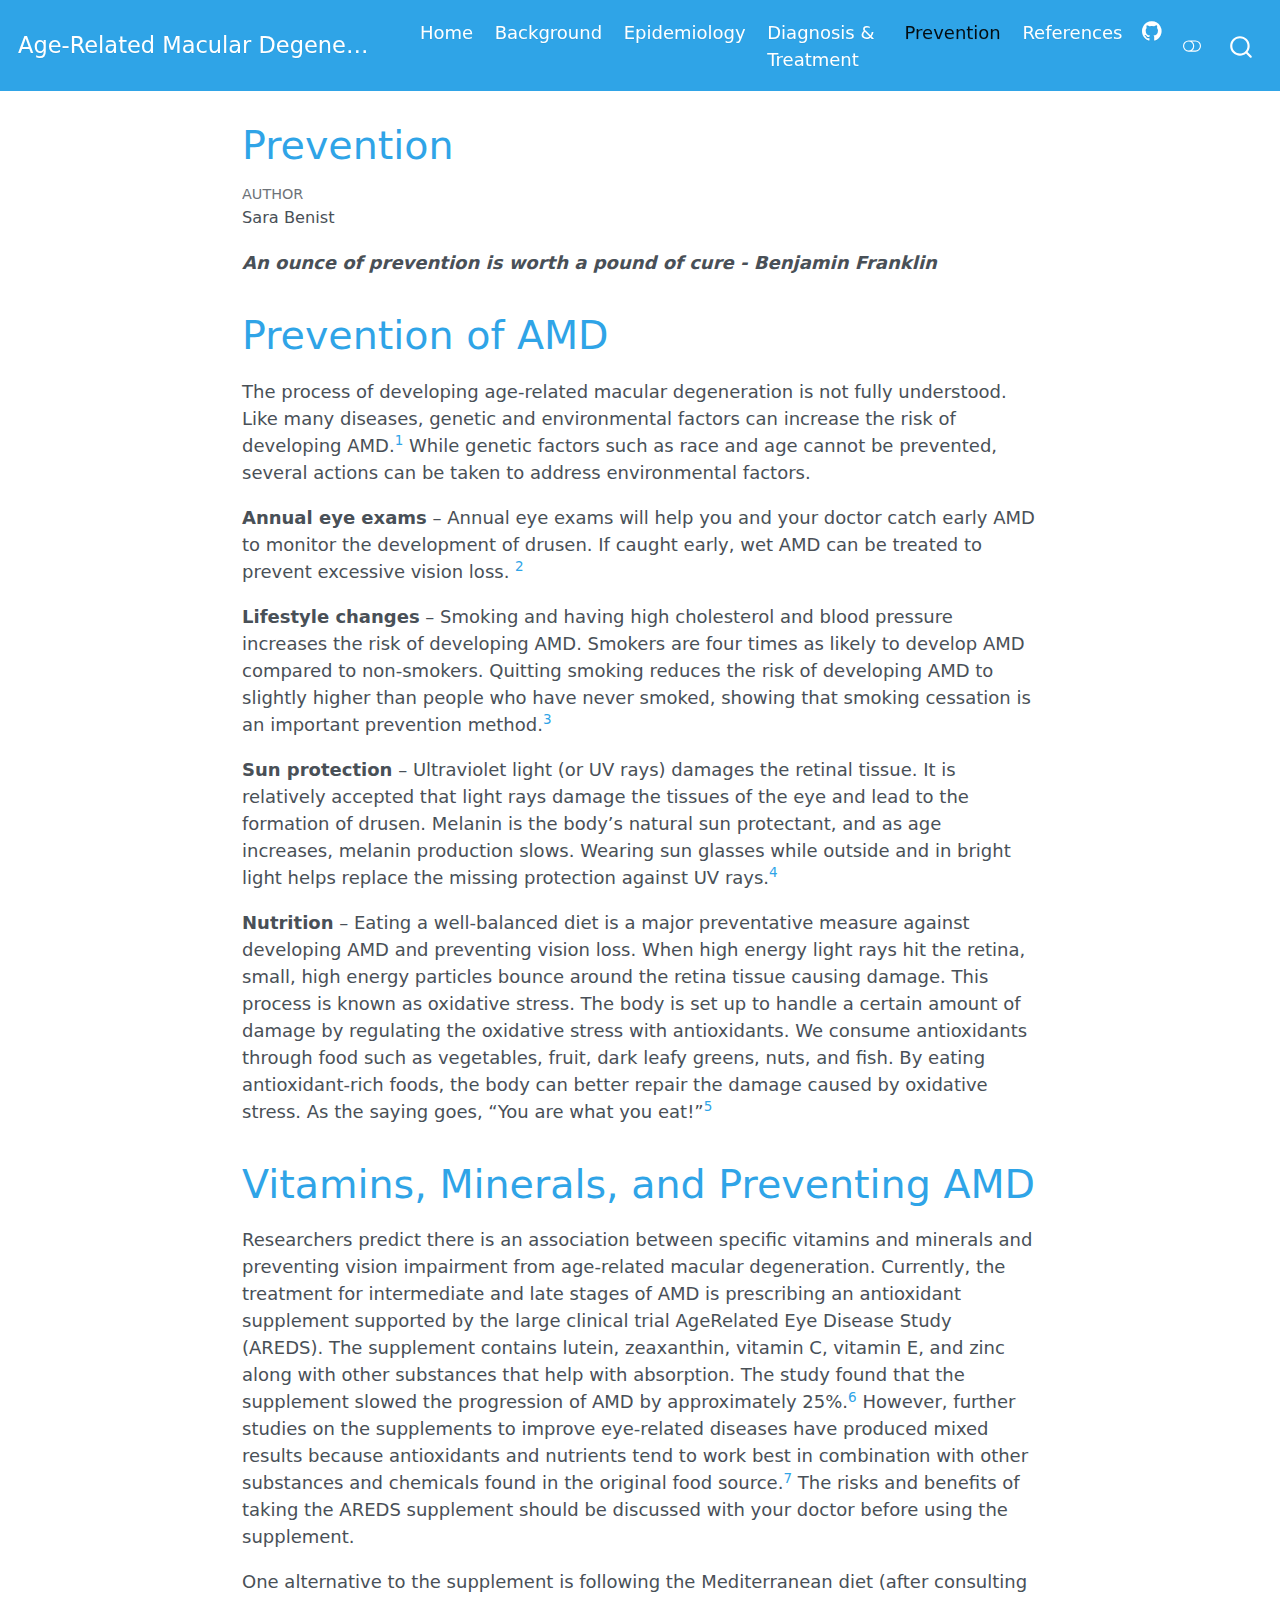
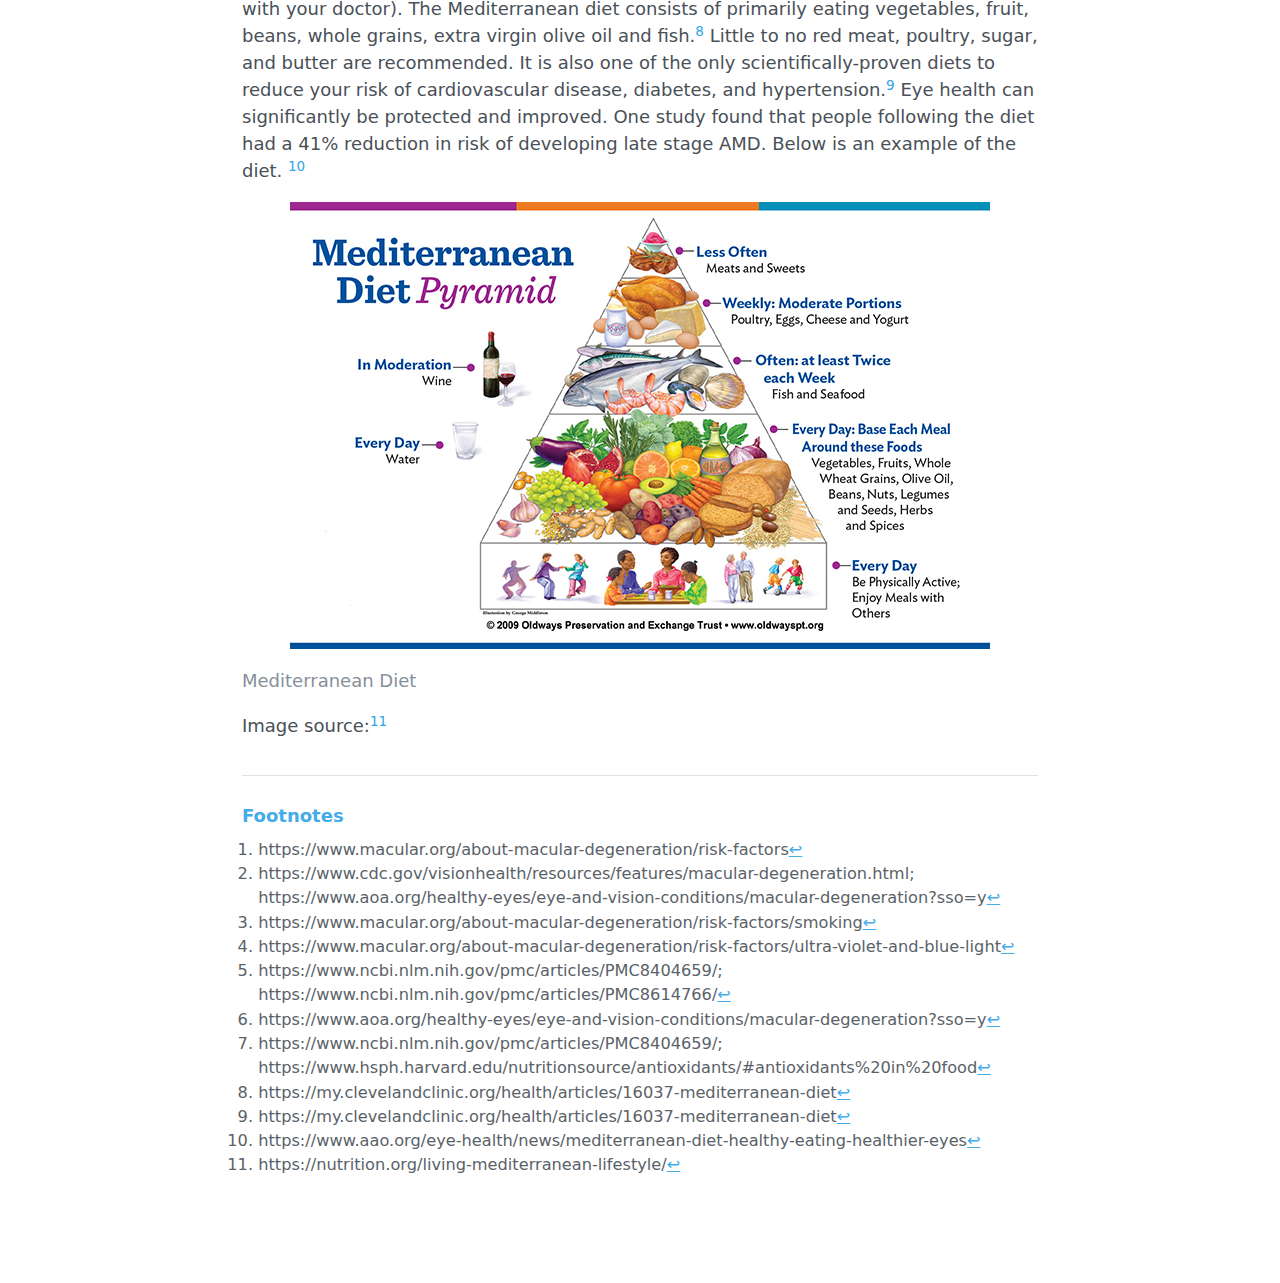
<file: docs/prevention.html>
<!DOCTYPE html>
<html xmlns="http://www.w3.org/1999/xhtml" lang="en" xml:lang="en"><head>

<meta charset="utf-8">
<meta name="generator" content="quarto-1.2.313">

<meta name="viewport" content="width=device-width, initial-scale=1.0, user-scalable=yes">

<meta name="author" content="Sara Benist">

<title>Age-Related Macular Degeneration - Prevention</title>
<style>
code{white-space: pre-wrap;}
span.smallcaps{font-variant: small-caps;}
div.columns{display: flex; gap: min(4vw, 1.5em);}
div.column{flex: auto; overflow-x: auto;}
div.hanging-indent{margin-left: 1.5em; text-indent: -1.5em;}
ul.task-list{list-style: none;}
ul.task-list li input[type="checkbox"] {
  width: 0.8em;
  margin: 0 0.8em 0.2em -1.6em;
  vertical-align: middle;
}
</style>


<script src="site_libs/quarto-nav/quarto-nav.js"></script>
<script src="site_libs/quarto-nav/headroom.min.js"></script>
<script src="site_libs/clipboard/clipboard.min.js"></script>
<script src="site_libs/quarto-search/autocomplete.umd.js"></script>
<script src="site_libs/quarto-search/fuse.min.js"></script>
<script src="site_libs/quarto-search/quarto-search.js"></script>
<meta name="quarto:offset" content="./">
<script src="site_libs/quarto-html/quarto.js"></script>
<script src="site_libs/quarto-html/popper.min.js"></script>
<script src="site_libs/quarto-html/tippy.umd.min.js"></script>
<script src="site_libs/quarto-html/anchor.min.js"></script>
<link href="site_libs/quarto-html/tippy.css" rel="stylesheet">
<link href="site_libs/quarto-html/quarto-syntax-highlighting.css" rel="stylesheet" class="quarto-color-scheme" id="quarto-text-highlighting-styles">
<link href="site_libs/quarto-html/quarto-syntax-highlighting-dark.css" rel="prefetch" class="quarto-color-scheme quarto-color-alternate" id="quarto-text-highlighting-styles">
<script src="site_libs/bootstrap/bootstrap.min.js"></script>
<link href="site_libs/bootstrap/bootstrap-icons.css" rel="stylesheet">
<link href="site_libs/bootstrap/bootstrap.min.css" rel="stylesheet" class="quarto-color-scheme" id="quarto-bootstrap" data-mode="light">
<link href="site_libs/bootstrap/bootstrap-dark.min.css" rel="prefetch" class="quarto-color-scheme quarto-color-alternate" id="quarto-bootstrap" data-mode="light">
<script id="quarto-search-options" type="application/json">{
  "location": "navbar",
  "copy-button": false,
  "collapse-after": 3,
  "panel-placement": "end",
  "type": "overlay",
  "limit": 20,
  "language": {
    "search-no-results-text": "No results",
    "search-matching-documents-text": "matching documents",
    "search-copy-link-title": "Copy link to search",
    "search-hide-matches-text": "Hide additional matches",
    "search-more-match-text": "more match in this document",
    "search-more-matches-text": "more matches in this document",
    "search-clear-button-title": "Clear",
    "search-detached-cancel-button-title": "Cancel",
    "search-submit-button-title": "Submit"
  }
}</script>


<link rel="stylesheet" href="styles.css">
</head>

<body class="nav-fixed fullcontent">

<div id="quarto-search-results"></div>
  <header id="quarto-header" class="headroom fixed-top">
    <nav class="navbar navbar-expand-lg navbar-dark ">
      <div class="navbar-container container-fluid">
      <div class="navbar-brand-container">
    <a class="navbar-brand" href="./index.html">
    <span class="navbar-title">Age-Related Macular Degeneration</span>
    </a>
  </div>
          <button class="navbar-toggler" type="button" data-bs-toggle="collapse" data-bs-target="#navbarCollapse" aria-controls="navbarCollapse" aria-expanded="false" aria-label="Toggle navigation" onclick="if (window.quartoToggleHeadroom) { window.quartoToggleHeadroom(); }">
  <span class="navbar-toggler-icon"></span>
</button>
          <div class="collapse navbar-collapse" id="navbarCollapse">
            <ul class="navbar-nav navbar-nav-scroll ms-auto">
  <li class="nav-item">
    <a class="nav-link" href="./index.html">
 <span class="menu-text">Home</span></a>
  </li>  
  <li class="nav-item">
    <a class="nav-link" href="./background.html">
 <span class="menu-text">Background</span></a>
  </li>  
  <li class="nav-item">
    <a class="nav-link" href="./epidemiology.html">
 <span class="menu-text">Epidemiology</span></a>
  </li>  
  <li class="nav-item">
    <a class="nav-link" href="./diagnosis.html">
 <span class="menu-text">Diagnosis &amp; Treatment</span></a>
  </li>  
  <li class="nav-item">
    <a class="nav-link active" href="./prevention.html" aria-current="page">
 <span class="menu-text">Prevention</span></a>
  </li>  
  <li class="nav-item">
    <a class="nav-link" href="./References.html">
 <span class="menu-text">References</span></a>
  </li>  
  <li class="nav-item compact">
    <a class="nav-link" href="https://github.com/SarBen811/gerontology"><i class="bi bi-github" role="img">
</i> 
 <span class="menu-text"></span></a>
  </li>  
</ul>
              <div class="quarto-toggle-container">
                  <a href="" class="quarto-color-scheme-toggle nav-link" onclick="window.quartoToggleColorScheme(); return false;" title="Toggle dark mode"><i class="bi"></i></a>
              </div>
              <div id="quarto-search" class="" title="Search"></div>
          </div> <!-- /navcollapse -->
      </div> <!-- /container-fluid -->
    </nav>
</header>
<!-- content -->
<div id="quarto-content" class="quarto-container page-columns page-rows-contents page-layout-article page-navbar">
<!-- sidebar -->
<!-- margin-sidebar -->
    
<!-- main -->
<main class="content" id="quarto-document-content">

<header id="title-block-header" class="quarto-title-block default">
<div class="quarto-title">
<h1 class="title">Prevention</h1>
</div>



<div class="quarto-title-meta">

    <div>
    <div class="quarto-title-meta-heading">Author</div>
    <div class="quarto-title-meta-contents">
             <p>Sara Benist </p>
          </div>
  </div>
    
  
    
  </div>
  

</header>

<p><strong><em>An ounce of prevention is worth a pound of cure - Benjamin Franklin</em></strong></p>
<section id="prevention-of-amd" class="level1">
<h1>Prevention of AMD</h1>
<p>The process of developing age-related macular degeneration is not fully understood. Like many diseases, genetic and environmental factors can increase the risk of developing AMD.<a href="#fn1" class="footnote-ref" id="fnref1" role="doc-noteref"><sup>1</sup></a> While genetic factors such as race and age cannot be prevented, several actions can be taken to address environmental factors.</p>
<p><strong>Annual eye exams</strong> – Annual eye exams will help you and your doctor catch early AMD to monitor the development of drusen. If caught early, wet AMD can be treated to prevent excessive vision loss. <a href="#fn2" class="footnote-ref" id="fnref2" role="doc-noteref"><sup>2</sup></a></p>
<p><strong>Lifestyle changes</strong> – Smoking and having high cholesterol and blood pressure increases the risk of developing AMD. Smokers are four times as likely to develop AMD compared to non-smokers. Quitting smoking reduces the risk of developing AMD to slightly higher than people who have never smoked, showing that smoking cessation is an important prevention method.<a href="#fn3" class="footnote-ref" id="fnref3" role="doc-noteref"><sup>3</sup></a></p>
<p><strong>Sun protection</strong> – Ultraviolet light (or UV rays) damages the retinal tissue. It is relatively accepted that light rays damage the tissues of the eye and lead to the formation of drusen. Melanin is the body’s natural sun protectant, and as age increases, melanin production slows. Wearing sun glasses while outside and in bright light helps replace the missing protection against UV rays.<a href="#fn4" class="footnote-ref" id="fnref4" role="doc-noteref"><sup>4</sup></a></p>
<p><strong>Nutrition</strong> – Eating a well-balanced diet is a major preventative measure against developing AMD and preventing vision loss. When high energy light rays hit the retina, small, high energy particles bounce around the retina tissue causing damage. This process is known as oxidative stress. The body is set up to handle a certain amount of damage by regulating the oxidative stress with antioxidants. We consume antioxidants through food such as vegetables, fruit, dark leafy greens, nuts, and fish. By eating antioxidant-rich foods, the body can better repair the damage caused by oxidative stress. As the saying goes, “You are what you eat!”<a href="#fn5" class="footnote-ref" id="fnref5" role="doc-noteref"><sup>5</sup></a></p>
</section>
<section id="vitamins-minerals-and-preventing-amd" class="level1">
<h1>Vitamins, Minerals, and Preventing AMD</h1>
<p>Researchers predict there is an association between specific vitamins and minerals and preventing vision impairment from age-related macular degeneration. Currently, the treatment for intermediate and late stages of AMD is prescribing an antioxidant supplement supported by the large clinical trial AgeRelated Eye Disease Study (AREDS). The supplement contains lutein, zeaxanthin, vitamin C, vitamin E, and zinc along with other substances that help with absorption. The study found that the supplement slowed the progression of AMD by approximately 25%.<a href="#fn6" class="footnote-ref" id="fnref6" role="doc-noteref"><sup>6</sup></a> However, further studies on the supplements to improve eye-related diseases have produced mixed results because antioxidants and nutrients tend to work best in combination with other substances and chemicals found in the original food source.<a href="#fn7" class="footnote-ref" id="fnref7" role="doc-noteref"><sup>7</sup></a> The risks and benefits of taking the AREDS supplement should be discussed with your doctor before using the supplement.</p>
<p>One alternative to the supplement is following the Mediterranean diet (after consulting with your doctor). The Mediterranean diet consists of primarily eating vegetables, fruit, beans, whole grains, extra virgin olive oil and fish.<a href="#fn8" class="footnote-ref" id="fnref8" role="doc-noteref"><sup>8</sup></a> Little to no red meat, poultry, sugar, and butter are recommended. It is also one of the only scientifically-proven diets to reduce your risk of cardiovascular disease, diabetes, and hypertension.<a href="#fn9" class="footnote-ref" id="fnref9" role="doc-noteref"><sup>9</sup></a> Eye health can significantly be protected and improved. One study found that people following the diet had a 41% reduction in risk of developing late stage AMD. Below is an example of the diet. <a href="#fn10" class="footnote-ref" id="fnref10" role="doc-noteref"><sup>10</sup></a></p>
<div class="quarto-figure quarto-figure-center">
<figure class="figure">
<p><img src="images/meddiet.jpg" class="img-fluid figure-img"></p>
<p></p><figcaption class="figure-caption">Mediterranean Diet</figcaption><p></p>
</figure>
</div>
<p>Image source:<a href="#fn11" class="footnote-ref" id="fnref11" role="doc-noteref"><sup>11</sup></a></p>


</section>


<div id="quarto-appendix" class="default"><section id="footnotes" class="footnotes footnotes-end-of-document" role="doc-endnotes"><h2 class="anchored quarto-appendix-heading">Footnotes</h2>

<ol>
<li id="fn1"><p>https://www.macular.org/about-macular-degeneration/risk-factors<a href="#fnref1" class="footnote-back" role="doc-backlink">↩︎</a></p></li>
<li id="fn2"><p>https://www.cdc.gov/visionhealth/resources/features/macular-degeneration.html; https://www.aoa.org/healthy-eyes/eye-and-vision-conditions/macular-degeneration?sso=y<a href="#fnref2" class="footnote-back" role="doc-backlink">↩︎</a></p></li>
<li id="fn3"><p>https://www.macular.org/about-macular-degeneration/risk-factors/smoking<a href="#fnref3" class="footnote-back" role="doc-backlink">↩︎</a></p></li>
<li id="fn4"><p>https://www.macular.org/about-macular-degeneration/risk-factors/ultra-violet-and-blue-light<a href="#fnref4" class="footnote-back" role="doc-backlink">↩︎</a></p></li>
<li id="fn5"><p>https://www.ncbi.nlm.nih.gov/pmc/articles/PMC8404659/; https://www.ncbi.nlm.nih.gov/pmc/articles/PMC8614766/<a href="#fnref5" class="footnote-back" role="doc-backlink">↩︎</a></p></li>
<li id="fn6"><p>https://www.aoa.org/healthy-eyes/eye-and-vision-conditions/macular-degeneration?sso=y<a href="#fnref6" class="footnote-back" role="doc-backlink">↩︎</a></p></li>
<li id="fn7"><p>https://www.ncbi.nlm.nih.gov/pmc/articles/PMC8404659/; https://www.hsph.harvard.edu/nutritionsource/antioxidants/#antioxidants%20in%20food<a href="#fnref7" class="footnote-back" role="doc-backlink">↩︎</a></p></li>
<li id="fn8"><p>https://my.clevelandclinic.org/health/articles/16037-mediterranean-diet<a href="#fnref8" class="footnote-back" role="doc-backlink">↩︎</a></p></li>
<li id="fn9"><p>https://my.clevelandclinic.org/health/articles/16037-mediterranean-diet<a href="#fnref9" class="footnote-back" role="doc-backlink">↩︎</a></p></li>
<li id="fn10"><p>https://www.aao.org/eye-health/news/mediterranean-diet-healthy-eating-healthier-eyes<a href="#fnref10" class="footnote-back" role="doc-backlink">↩︎</a></p></li>
<li id="fn11"><p>https://nutrition.org/living-mediterranean-lifestyle/<a href="#fnref11" class="footnote-back" role="doc-backlink">↩︎</a></p></li>
</ol>
</section></div></main> <!-- /main -->
<script id="quarto-html-after-body" type="application/javascript">
window.document.addEventListener("DOMContentLoaded", function (event) {
  const toggleBodyColorMode = (bsSheetEl) => {
    const mode = bsSheetEl.getAttribute("data-mode");
    const bodyEl = window.document.querySelector("body");
    if (mode === "dark") {
      bodyEl.classList.add("quarto-dark");
      bodyEl.classList.remove("quarto-light");
    } else {
      bodyEl.classList.add("quarto-light");
      bodyEl.classList.remove("quarto-dark");
    }
  }
  const toggleBodyColorPrimary = () => {
    const bsSheetEl = window.document.querySelector("link#quarto-bootstrap");
    if (bsSheetEl) {
      toggleBodyColorMode(bsSheetEl);
    }
  }
  toggleBodyColorPrimary();  
  const disableStylesheet = (stylesheets) => {
    for (let i=0; i < stylesheets.length; i++) {
      const stylesheet = stylesheets[i];
      stylesheet.rel = 'prefetch';
    }
  }
  const enableStylesheet = (stylesheets) => {
    for (let i=0; i < stylesheets.length; i++) {
      const stylesheet = stylesheets[i];
      stylesheet.rel = 'stylesheet';
    }
  }
  const manageTransitions = (selector, allowTransitions) => {
    const els = window.document.querySelectorAll(selector);
    for (let i=0; i < els.length; i++) {
      const el = els[i];
      if (allowTransitions) {
        el.classList.remove('notransition');
      } else {
        el.classList.add('notransition');
      }
    }
  }
  const toggleColorMode = (alternate) => {
    // Switch the stylesheets
    const alternateStylesheets = window.document.querySelectorAll('link.quarto-color-scheme.quarto-color-alternate');
    manageTransitions('#quarto-margin-sidebar .nav-link', false);
    if (alternate) {
      enableStylesheet(alternateStylesheets);
      for (const sheetNode of alternateStylesheets) {
        if (sheetNode.id === "quarto-bootstrap") {
          toggleBodyColorMode(sheetNode);
        }
      }
    } else {
      disableStylesheet(alternateStylesheets);
      toggleBodyColorPrimary();
    }
    manageTransitions('#quarto-margin-sidebar .nav-link', true);
    // Switch the toggles
    const toggles = window.document.querySelectorAll('.quarto-color-scheme-toggle');
    for (let i=0; i < toggles.length; i++) {
      const toggle = toggles[i];
      if (toggle) {
        if (alternate) {
          toggle.classList.add("alternate");     
        } else {
          toggle.classList.remove("alternate");
        }
      }
    }
    // Hack to workaround the fact that safari doesn't
    // properly recolor the scrollbar when toggling (#1455)
    if (navigator.userAgent.indexOf('Safari') > 0 && navigator.userAgent.indexOf('Chrome') == -1) {
      manageTransitions("body", false);
      window.scrollTo(0, 1);
      setTimeout(() => {
        window.scrollTo(0, 0);
        manageTransitions("body", true);
      }, 40);  
    }
  }
  const isFileUrl = () => { 
    return window.location.protocol === 'file:';
  }
  const hasAlternateSentinel = () => {  
    let styleSentinel = getColorSchemeSentinel();
    if (styleSentinel !== null) {
      return styleSentinel === "alternate";
    } else {
      return false;
    }
  }
  const setStyleSentinel = (alternate) => {
    const value = alternate ? "alternate" : "default";
    if (!isFileUrl()) {
      window.localStorage.setItem("quarto-color-scheme", value);
    } else {
      localAlternateSentinel = value;
    }
  }
  const getColorSchemeSentinel = () => {
    if (!isFileUrl()) {
      const storageValue = window.localStorage.getItem("quarto-color-scheme");
      return storageValue != null ? storageValue : localAlternateSentinel;
    } else {
      return localAlternateSentinel;
    }
  }
  let localAlternateSentinel = 'default';
  // Dark / light mode switch
  window.quartoToggleColorScheme = () => {
    // Read the current dark / light value 
    let toAlternate = !hasAlternateSentinel();
    toggleColorMode(toAlternate);
    setStyleSentinel(toAlternate);
  };
  // Ensure there is a toggle, if there isn't float one in the top right
  if (window.document.querySelector('.quarto-color-scheme-toggle') === null) {
    const a = window.document.createElement('a');
    a.classList.add('top-right');
    a.classList.add('quarto-color-scheme-toggle');
    a.href = "";
    a.onclick = function() { try { window.quartoToggleColorScheme(); } catch {} return false; };
    const i = window.document.createElement("i");
    i.classList.add('bi');
    a.appendChild(i);
    window.document.body.appendChild(a);
  }
  // Switch to dark mode if need be
  if (hasAlternateSentinel()) {
    toggleColorMode(true);
  } else {
    toggleColorMode(false);
  }
  const icon = "";
  const anchorJS = new window.AnchorJS();
  anchorJS.options = {
    placement: 'right',
    icon: icon
  };
  anchorJS.add('.anchored');
  const clipboard = new window.ClipboardJS('.code-copy-button', {
    target: function(trigger) {
      return trigger.previousElementSibling;
    }
  });
  clipboard.on('success', function(e) {
    // button target
    const button = e.trigger;
    // don't keep focus
    button.blur();
    // flash "checked"
    button.classList.add('code-copy-button-checked');
    var currentTitle = button.getAttribute("title");
    button.setAttribute("title", "Copied!");
    let tooltip;
    if (window.bootstrap) {
      button.setAttribute("data-bs-toggle", "tooltip");
      button.setAttribute("data-bs-placement", "left");
      button.setAttribute("data-bs-title", "Copied!");
      tooltip = new bootstrap.Tooltip(button, 
        { trigger: "manual", 
          customClass: "code-copy-button-tooltip",
          offset: [0, -8]});
      tooltip.show();    
    }
    setTimeout(function() {
      if (tooltip) {
        tooltip.hide();
        button.removeAttribute("data-bs-title");
        button.removeAttribute("data-bs-toggle");
        button.removeAttribute("data-bs-placement");
      }
      button.setAttribute("title", currentTitle);
      button.classList.remove('code-copy-button-checked');
    }, 1000);
    // clear code selection
    e.clearSelection();
  });
  function tippyHover(el, contentFn) {
    const config = {
      allowHTML: true,
      content: contentFn,
      maxWidth: 500,
      delay: 100,
      arrow: false,
      appendTo: function(el) {
          return el.parentElement;
      },
      interactive: true,
      interactiveBorder: 10,
      theme: 'quarto',
      placement: 'bottom-start'
    };
    window.tippy(el, config); 
  }
  const noterefs = window.document.querySelectorAll('a[role="doc-noteref"]');
  for (var i=0; i<noterefs.length; i++) {
    const ref = noterefs[i];
    tippyHover(ref, function() {
      // use id or data attribute instead here
      let href = ref.getAttribute('data-footnote-href') || ref.getAttribute('href');
      try { href = new URL(href).hash; } catch {}
      const id = href.replace(/^#\/?/, "");
      const note = window.document.getElementById(id);
      return note.innerHTML;
    });
  }
  const findCites = (el) => {
    const parentEl = el.parentElement;
    if (parentEl) {
      const cites = parentEl.dataset.cites;
      if (cites) {
        return {
          el,
          cites: cites.split(' ')
        };
      } else {
        return findCites(el.parentElement)
      }
    } else {
      return undefined;
    }
  };
  var bibliorefs = window.document.querySelectorAll('a[role="doc-biblioref"]');
  for (var i=0; i<bibliorefs.length; i++) {
    const ref = bibliorefs[i];
    const citeInfo = findCites(ref);
    if (citeInfo) {
      tippyHover(citeInfo.el, function() {
        var popup = window.document.createElement('div');
        citeInfo.cites.forEach(function(cite) {
          var citeDiv = window.document.createElement('div');
          citeDiv.classList.add('hanging-indent');
          citeDiv.classList.add('csl-entry');
          var biblioDiv = window.document.getElementById('ref-' + cite);
          if (biblioDiv) {
            citeDiv.innerHTML = biblioDiv.innerHTML;
          }
          popup.appendChild(citeDiv);
        });
        return popup.innerHTML;
      });
    }
  }
});
</script>
</div> <!-- /content -->



</body></html>
</file>
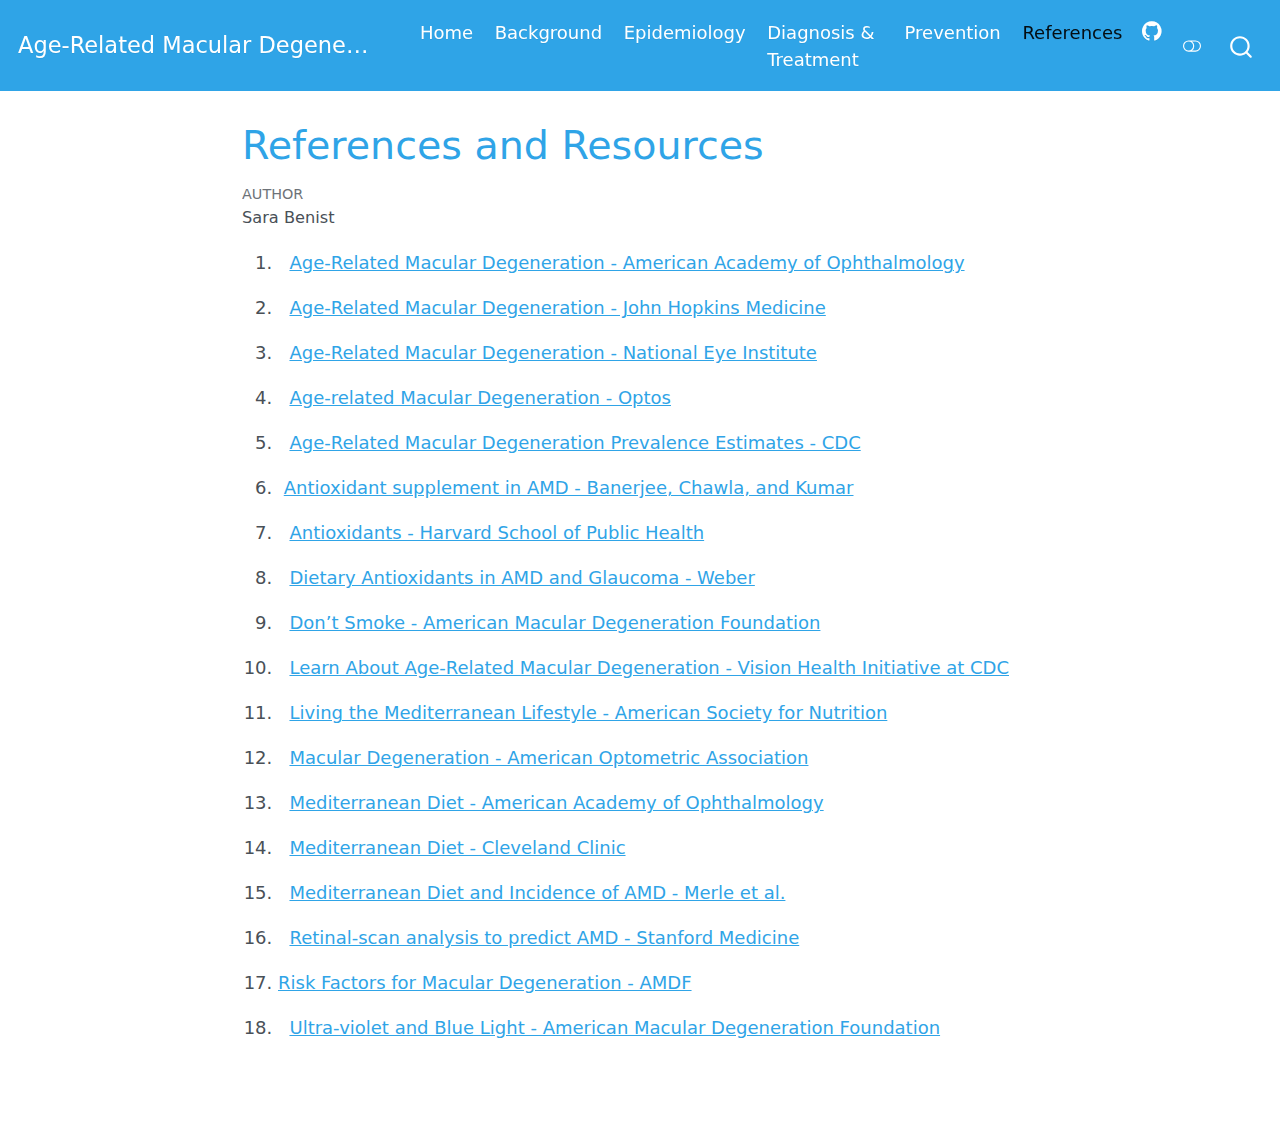
<file: docs/References.html>
<!DOCTYPE html>
<html xmlns="http://www.w3.org/1999/xhtml" lang="en" xml:lang="en"><head>

<meta charset="utf-8">
<meta name="generator" content="quarto-1.2.313">

<meta name="viewport" content="width=device-width, initial-scale=1.0, user-scalable=yes">

<meta name="author" content="Sara Benist">

<title>Age-Related Macular Degeneration - References and Resources</title>
<style>
code{white-space: pre-wrap;}
span.smallcaps{font-variant: small-caps;}
div.columns{display: flex; gap: min(4vw, 1.5em);}
div.column{flex: auto; overflow-x: auto;}
div.hanging-indent{margin-left: 1.5em; text-indent: -1.5em;}
ul.task-list{list-style: none;}
ul.task-list li input[type="checkbox"] {
  width: 0.8em;
  margin: 0 0.8em 0.2em -1.6em;
  vertical-align: middle;
}
</style>


<script src="site_libs/quarto-nav/quarto-nav.js"></script>
<script src="site_libs/quarto-nav/headroom.min.js"></script>
<script src="site_libs/clipboard/clipboard.min.js"></script>
<script src="site_libs/quarto-search/autocomplete.umd.js"></script>
<script src="site_libs/quarto-search/fuse.min.js"></script>
<script src="site_libs/quarto-search/quarto-search.js"></script>
<meta name="quarto:offset" content="./">
<script src="site_libs/quarto-html/quarto.js"></script>
<script src="site_libs/quarto-html/popper.min.js"></script>
<script src="site_libs/quarto-html/tippy.umd.min.js"></script>
<script src="site_libs/quarto-html/anchor.min.js"></script>
<link href="site_libs/quarto-html/tippy.css" rel="stylesheet">
<link href="site_libs/quarto-html/quarto-syntax-highlighting.css" rel="stylesheet" class="quarto-color-scheme" id="quarto-text-highlighting-styles">
<link href="site_libs/quarto-html/quarto-syntax-highlighting-dark.css" rel="prefetch" class="quarto-color-scheme quarto-color-alternate" id="quarto-text-highlighting-styles">
<script src="site_libs/bootstrap/bootstrap.min.js"></script>
<link href="site_libs/bootstrap/bootstrap-icons.css" rel="stylesheet">
<link href="site_libs/bootstrap/bootstrap.min.css" rel="stylesheet" class="quarto-color-scheme" id="quarto-bootstrap" data-mode="light">
<link href="site_libs/bootstrap/bootstrap-dark.min.css" rel="prefetch" class="quarto-color-scheme quarto-color-alternate" id="quarto-bootstrap" data-mode="light">
<script id="quarto-search-options" type="application/json">{
  "location": "navbar",
  "copy-button": false,
  "collapse-after": 3,
  "panel-placement": "end",
  "type": "overlay",
  "limit": 20,
  "language": {
    "search-no-results-text": "No results",
    "search-matching-documents-text": "matching documents",
    "search-copy-link-title": "Copy link to search",
    "search-hide-matches-text": "Hide additional matches",
    "search-more-match-text": "more match in this document",
    "search-more-matches-text": "more matches in this document",
    "search-clear-button-title": "Clear",
    "search-detached-cancel-button-title": "Cancel",
    "search-submit-button-title": "Submit"
  }
}</script>


<link rel="stylesheet" href="styles.css">
</head>

<body class="nav-fixed fullcontent">

<div id="quarto-search-results"></div>
  <header id="quarto-header" class="headroom fixed-top">
    <nav class="navbar navbar-expand-lg navbar-dark ">
      <div class="navbar-container container-fluid">
      <div class="navbar-brand-container">
    <a class="navbar-brand" href="./index.html">
    <span class="navbar-title">Age-Related Macular Degeneration</span>
    </a>
  </div>
          <button class="navbar-toggler" type="button" data-bs-toggle="collapse" data-bs-target="#navbarCollapse" aria-controls="navbarCollapse" aria-expanded="false" aria-label="Toggle navigation" onclick="if (window.quartoToggleHeadroom) { window.quartoToggleHeadroom(); }">
  <span class="navbar-toggler-icon"></span>
</button>
          <div class="collapse navbar-collapse" id="navbarCollapse">
            <ul class="navbar-nav navbar-nav-scroll ms-auto">
  <li class="nav-item">
    <a class="nav-link" href="./index.html">
 <span class="menu-text">Home</span></a>
  </li>  
  <li class="nav-item">
    <a class="nav-link" href="./background.html">
 <span class="menu-text">Background</span></a>
  </li>  
  <li class="nav-item">
    <a class="nav-link" href="./epidemiology.html">
 <span class="menu-text">Epidemiology</span></a>
  </li>  
  <li class="nav-item">
    <a class="nav-link" href="./diagnosis.html">
 <span class="menu-text">Diagnosis &amp; Treatment</span></a>
  </li>  
  <li class="nav-item">
    <a class="nav-link" href="./prevention.html">
 <span class="menu-text">Prevention</span></a>
  </li>  
  <li class="nav-item">
    <a class="nav-link active" href="./References.html" aria-current="page">
 <span class="menu-text">References</span></a>
  </li>  
  <li class="nav-item compact">
    <a class="nav-link" href="https://github.com/SarBen811/gerontology"><i class="bi bi-github" role="img">
</i> 
 <span class="menu-text"></span></a>
  </li>  
</ul>
              <div class="quarto-toggle-container">
                  <a href="" class="quarto-color-scheme-toggle nav-link" onclick="window.quartoToggleColorScheme(); return false;" title="Toggle dark mode"><i class="bi"></i></a>
              </div>
              <div id="quarto-search" class="" title="Search"></div>
          </div> <!-- /navcollapse -->
      </div> <!-- /container-fluid -->
    </nav>
</header>
<!-- content -->
<div id="quarto-content" class="quarto-container page-columns page-rows-contents page-layout-article page-navbar">
<!-- sidebar -->
<!-- margin-sidebar -->
    
<!-- main -->
<main class="content" id="quarto-document-content">

<header id="title-block-header" class="quarto-title-block default">
<div class="quarto-title">
<h1 class="title">References and Resources</h1>
</div>



<div class="quarto-title-meta">

    <div>
    <div class="quarto-title-meta-heading">Author</div>
    <div class="quarto-title-meta-contents">
             <p>Sara Benist </p>
          </div>
  </div>
    
  
    
  </div>
  

</header>

<ol type="1">
<li><p>&nbsp; <a href="https://www.aao.org/eye-health/diseases/amd-macular-degeneration">Age-Related Macular Degeneration - American Academy of Ophthalmology</a></p></li>
<li><p>&nbsp; <a href="https://www.hopkinsmedicine.org/health/conditions-and-diseases/agerelated-macular-degeneration-amd">Age-Related Macular Degeneration - John Hopkins Medicine</a></p></li>
<li><p>&nbsp; <a href="https://www.nei.nih.gov/learn-about-eye-health/eye-conditions-and-diseases/age-related-macular-degeneration#:~:text=Age%2Drelated%20macular%20degeneration%20(AMD)%20is%20an%20eye%20disease,the%20back%20of%20the%20eye">Age-Related Macular Degeneration - National Eye Institute</a></p></li>
<li><p>&nbsp; <a href="https://www.optos.com/recognizing-pathology/case-studies/age-related-macular-degeneration4/">Age-related Macular Degeneration - Optos</a></p></li>
<li><p>&nbsp; <a href="https://www.cdc.gov/visionhealth/vehss/estimates/amd-prevalence.html">Age-Related Macular Degeneration Prevalence Estimates - CDC</a></p></li>
<li><p>&nbsp;<a href="https://www.ncbi.nlm.nih.gov/pmc/articles/PMC8404659/">Antioxidant supplement in AMD - Banerjee, Chawla, and Kumar</a></p></li>
<li><p>&nbsp; <a href="https://www.hsph.harvard.edu/nutritionsource/antioxidants/#antioxidants%20in%20food">Antioxidants - Harvard School of Public Health</a></p></li>
<li><p>&nbsp; <a href="https://www.ncbi.nlm.nih.gov/pmc/articles/PMC8614766/">Dietary Antioxidants in AMD and Glaucoma - Weber</a></p></li>
<li><p>&nbsp; <a href="https://www.macular.org/about-macular-degeneration/risk-factors/smoking">Don’t Smoke - American Macular Degeneration Foundation</a></p></li>
<li><p>&nbsp; <a href="https://www.cdc.gov/visionhealth/resources/features/macular-degeneration.html">Learn About Age-Related Macular Degeneration - Vision Health Initiative at CDC</a></p></li>
<li><p>&nbsp; <a href="https://nutrition.org/living-mediterranean-lifestyle/">Living the Mediterranean Lifestyle - American Society for Nutrition</a></p></li>
<li><p>&nbsp; <a href="https://www.aoa.org/healthy-eyes/eye-and-vision-conditions/macular-degeneration?sso=y">Macular Degeneration - American Optometric Association</a></p></li>
<li><p>&nbsp; <a href="https://www.aao.org/eye-health/news/mediterranean-diet-healthy-eating-healthier-eyes">Mediterranean Diet - American Academy of Ophthalmology</a></p></li>
<li><p>&nbsp; <a href="https://my.clevelandclinic.org/health/articles/16037-mediterranean-diet">Mediterranean Diet - Cleveland Clinic</a></p></li>
<li><p>&nbsp; <a href="https://pubmed.ncbi.nlm.nih.gov/30114418/">Mediterranean Diet and Incidence of AMD - Merle et al.</a></p></li>
<li><p>&nbsp; <a href="https://med.stanford.edu/news/all-news/2014/11/retinal-scan-analysis-can-predict-advance-of-macular-degeneratio.html">Retinal-scan analysis to predict AMD - Stanford Medicine</a></p></li>
<li><p><a href="https://www.macular.org/about-macular-degeneration/risk-factors">Risk Factors for Macular Degeneration - AMDF</a></p></li>
<li><p>&nbsp; <a href="https://www.macular.org/about-macular-degeneration/risk-factors/ultra-violet-and-blue-light">Ultra-violet and Blue Light - American Macular Degeneration Foundation</a></p></li>
</ol>



</main> <!-- /main -->
<script id="quarto-html-after-body" type="application/javascript">
window.document.addEventListener("DOMContentLoaded", function (event) {
  const toggleBodyColorMode = (bsSheetEl) => {
    const mode = bsSheetEl.getAttribute("data-mode");
    const bodyEl = window.document.querySelector("body");
    if (mode === "dark") {
      bodyEl.classList.add("quarto-dark");
      bodyEl.classList.remove("quarto-light");
    } else {
      bodyEl.classList.add("quarto-light");
      bodyEl.classList.remove("quarto-dark");
    }
  }
  const toggleBodyColorPrimary = () => {
    const bsSheetEl = window.document.querySelector("link#quarto-bootstrap");
    if (bsSheetEl) {
      toggleBodyColorMode(bsSheetEl);
    }
  }
  toggleBodyColorPrimary();  
  const disableStylesheet = (stylesheets) => {
    for (let i=0; i < stylesheets.length; i++) {
      const stylesheet = stylesheets[i];
      stylesheet.rel = 'prefetch';
    }
  }
  const enableStylesheet = (stylesheets) => {
    for (let i=0; i < stylesheets.length; i++) {
      const stylesheet = stylesheets[i];
      stylesheet.rel = 'stylesheet';
    }
  }
  const manageTransitions = (selector, allowTransitions) => {
    const els = window.document.querySelectorAll(selector);
    for (let i=0; i < els.length; i++) {
      const el = els[i];
      if (allowTransitions) {
        el.classList.remove('notransition');
      } else {
        el.classList.add('notransition');
      }
    }
  }
  const toggleColorMode = (alternate) => {
    // Switch the stylesheets
    const alternateStylesheets = window.document.querySelectorAll('link.quarto-color-scheme.quarto-color-alternate');
    manageTransitions('#quarto-margin-sidebar .nav-link', false);
    if (alternate) {
      enableStylesheet(alternateStylesheets);
      for (const sheetNode of alternateStylesheets) {
        if (sheetNode.id === "quarto-bootstrap") {
          toggleBodyColorMode(sheetNode);
        }
      }
    } else {
      disableStylesheet(alternateStylesheets);
      toggleBodyColorPrimary();
    }
    manageTransitions('#quarto-margin-sidebar .nav-link', true);
    // Switch the toggles
    const toggles = window.document.querySelectorAll('.quarto-color-scheme-toggle');
    for (let i=0; i < toggles.length; i++) {
      const toggle = toggles[i];
      if (toggle) {
        if (alternate) {
          toggle.classList.add("alternate");     
        } else {
          toggle.classList.remove("alternate");
        }
      }
    }
    // Hack to workaround the fact that safari doesn't
    // properly recolor the scrollbar when toggling (#1455)
    if (navigator.userAgent.indexOf('Safari') > 0 && navigator.userAgent.indexOf('Chrome') == -1) {
      manageTransitions("body", false);
      window.scrollTo(0, 1);
      setTimeout(() => {
        window.scrollTo(0, 0);
        manageTransitions("body", true);
      }, 40);  
    }
  }
  const isFileUrl = () => { 
    return window.location.protocol === 'file:';
  }
  const hasAlternateSentinel = () => {  
    let styleSentinel = getColorSchemeSentinel();
    if (styleSentinel !== null) {
      return styleSentinel === "alternate";
    } else {
      return false;
    }
  }
  const setStyleSentinel = (alternate) => {
    const value = alternate ? "alternate" : "default";
    if (!isFileUrl()) {
      window.localStorage.setItem("quarto-color-scheme", value);
    } else {
      localAlternateSentinel = value;
    }
  }
  const getColorSchemeSentinel = () => {
    if (!isFileUrl()) {
      const storageValue = window.localStorage.getItem("quarto-color-scheme");
      return storageValue != null ? storageValue : localAlternateSentinel;
    } else {
      return localAlternateSentinel;
    }
  }
  let localAlternateSentinel = 'default';
  // Dark / light mode switch
  window.quartoToggleColorScheme = () => {
    // Read the current dark / light value 
    let toAlternate = !hasAlternateSentinel();
    toggleColorMode(toAlternate);
    setStyleSentinel(toAlternate);
  };
  // Ensure there is a toggle, if there isn't float one in the top right
  if (window.document.querySelector('.quarto-color-scheme-toggle') === null) {
    const a = window.document.createElement('a');
    a.classList.add('top-right');
    a.classList.add('quarto-color-scheme-toggle');
    a.href = "";
    a.onclick = function() { try { window.quartoToggleColorScheme(); } catch {} return false; };
    const i = window.document.createElement("i");
    i.classList.add('bi');
    a.appendChild(i);
    window.document.body.appendChild(a);
  }
  // Switch to dark mode if need be
  if (hasAlternateSentinel()) {
    toggleColorMode(true);
  } else {
    toggleColorMode(false);
  }
  const icon = "";
  const anchorJS = new window.AnchorJS();
  anchorJS.options = {
    placement: 'right',
    icon: icon
  };
  anchorJS.add('.anchored');
  const clipboard = new window.ClipboardJS('.code-copy-button', {
    target: function(trigger) {
      return trigger.previousElementSibling;
    }
  });
  clipboard.on('success', function(e) {
    // button target
    const button = e.trigger;
    // don't keep focus
    button.blur();
    // flash "checked"
    button.classList.add('code-copy-button-checked');
    var currentTitle = button.getAttribute("title");
    button.setAttribute("title", "Copied!");
    let tooltip;
    if (window.bootstrap) {
      button.setAttribute("data-bs-toggle", "tooltip");
      button.setAttribute("data-bs-placement", "left");
      button.setAttribute("data-bs-title", "Copied!");
      tooltip = new bootstrap.Tooltip(button, 
        { trigger: "manual", 
          customClass: "code-copy-button-tooltip",
          offset: [0, -8]});
      tooltip.show();    
    }
    setTimeout(function() {
      if (tooltip) {
        tooltip.hide();
        button.removeAttribute("data-bs-title");
        button.removeAttribute("data-bs-toggle");
        button.removeAttribute("data-bs-placement");
      }
      button.setAttribute("title", currentTitle);
      button.classList.remove('code-copy-button-checked');
    }, 1000);
    // clear code selection
    e.clearSelection();
  });
  function tippyHover(el, contentFn) {
    const config = {
      allowHTML: true,
      content: contentFn,
      maxWidth: 500,
      delay: 100,
      arrow: false,
      appendTo: function(el) {
          return el.parentElement;
      },
      interactive: true,
      interactiveBorder: 10,
      theme: 'quarto',
      placement: 'bottom-start'
    };
    window.tippy(el, config); 
  }
  const noterefs = window.document.querySelectorAll('a[role="doc-noteref"]');
  for (var i=0; i<noterefs.length; i++) {
    const ref = noterefs[i];
    tippyHover(ref, function() {
      // use id or data attribute instead here
      let href = ref.getAttribute('data-footnote-href') || ref.getAttribute('href');
      try { href = new URL(href).hash; } catch {}
      const id = href.replace(/^#\/?/, "");
      const note = window.document.getElementById(id);
      return note.innerHTML;
    });
  }
  const findCites = (el) => {
    const parentEl = el.parentElement;
    if (parentEl) {
      const cites = parentEl.dataset.cites;
      if (cites) {
        return {
          el,
          cites: cites.split(' ')
        };
      } else {
        return findCites(el.parentElement)
      }
    } else {
      return undefined;
    }
  };
  var bibliorefs = window.document.querySelectorAll('a[role="doc-biblioref"]');
  for (var i=0; i<bibliorefs.length; i++) {
    const ref = bibliorefs[i];
    const citeInfo = findCites(ref);
    if (citeInfo) {
      tippyHover(citeInfo.el, function() {
        var popup = window.document.createElement('div');
        citeInfo.cites.forEach(function(cite) {
          var citeDiv = window.document.createElement('div');
          citeDiv.classList.add('hanging-indent');
          citeDiv.classList.add('csl-entry');
          var biblioDiv = window.document.getElementById('ref-' + cite);
          if (biblioDiv) {
            citeDiv.innerHTML = biblioDiv.innerHTML;
          }
          popup.appendChild(citeDiv);
        });
        return popup.innerHTML;
      });
    }
  }
});
</script>
</div> <!-- /content -->



</body></html>
</file>
<file: docs/site_libs/quarto-html/tippy.css>
.tippy-box[data-animation=fade][data-state=hidden]{opacity:0}[data-tippy-root]{max-width:calc(100vw - 10px)}.tippy-box{position:relative;background-color:#333;color:#fff;border-radius:4px;font-size:14px;line-height:1.4;white-space:normal;outline:0;transition-property:transform,visibility,opacity}.tippy-box[data-placement^=top]>.tippy-arrow{bottom:0}.tippy-box[data-placement^=top]>.tippy-arrow:before{bottom:-7px;left:0;border-width:8px 8px 0;border-top-color:initial;transform-origin:center top}.tippy-box[data-placement^=bottom]>.tippy-arrow{top:0}.tippy-box[data-placement^=bottom]>.tippy-arrow:before{top:-7px;left:0;border-width:0 8px 8px;border-bottom-color:initial;transform-origin:center bottom}.tippy-box[data-placement^=left]>.tippy-arrow{right:0}.tippy-box[data-placement^=left]>.tippy-arrow:before{border-width:8px 0 8px 8px;border-left-color:initial;right:-7px;transform-origin:center left}.tippy-box[data-placement^=right]>.tippy-arrow{left:0}.tippy-box[data-placement^=right]>.tippy-arrow:before{left:-7px;border-width:8px 8px 8px 0;border-right-color:initial;transform-origin:center right}.tippy-box[data-inertia][data-state=visible]{transition-timing-function:cubic-bezier(.54,1.5,.38,1.11)}.tippy-arrow{width:16px;height:16px;color:#333}.tippy-arrow:before{content:"";position:absolute;border-color:transparent;border-style:solid}.tippy-content{position:relative;padding:5px 9px;z-index:1}
</file>
<file: docs/site_libs/quarto-html/quarto-syntax-highlighting.css>
/* quarto syntax highlight colors */
:root {
  --quarto-hl-ot-color: #003B4F;
  --quarto-hl-at-color: #657422;
  --quarto-hl-ss-color: #20794D;
  --quarto-hl-an-color: #5E5E5E;
  --quarto-hl-fu-color: #4758AB;
  --quarto-hl-st-color: #20794D;
  --quarto-hl-cf-color: #003B4F;
  --quarto-hl-op-color: #5E5E5E;
  --quarto-hl-er-color: #AD0000;
  --quarto-hl-bn-color: #AD0000;
  --quarto-hl-al-color: #AD0000;
  --quarto-hl-va-color: #111111;
  --quarto-hl-bu-color: inherit;
  --quarto-hl-ex-color: inherit;
  --quarto-hl-pp-color: #AD0000;
  --quarto-hl-in-color: #5E5E5E;
  --quarto-hl-vs-color: #20794D;
  --quarto-hl-wa-color: #5E5E5E;
  --quarto-hl-do-color: #5E5E5E;
  --quarto-hl-im-color: #00769E;
  --quarto-hl-ch-color: #20794D;
  --quarto-hl-dt-color: #AD0000;
  --quarto-hl-fl-color: #AD0000;
  --quarto-hl-co-color: #5E5E5E;
  --quarto-hl-cv-color: #5E5E5E;
  --quarto-hl-cn-color: #8f5902;
  --quarto-hl-sc-color: #5E5E5E;
  --quarto-hl-dv-color: #AD0000;
  --quarto-hl-kw-color: #003B4F;
}

/* other quarto variables */
:root {
  --quarto-font-monospace: SFMono-Regular, Menlo, Monaco, Consolas, "Liberation Mono", "Courier New", monospace;
}

pre > code.sourceCode > span {
  color: #003B4F;
}

code span {
  color: #003B4F;
}

code.sourceCode > span {
  color: #003B4F;
}

div.sourceCode,
div.sourceCode pre.sourceCode {
  color: #003B4F;
}

code span.ot {
  color: #003B4F;
}

code span.at {
  color: #657422;
}

code span.ss {
  color: #20794D;
}

code span.an {
  color: #5E5E5E;
}

code span.fu {
  color: #4758AB;
}

code span.st {
  color: #20794D;
}

code span.cf {
  color: #003B4F;
}

code span.op {
  color: #5E5E5E;
}

code span.er {
  color: #AD0000;
}

code span.bn {
  color: #AD0000;
}

code span.al {
  color: #AD0000;
}

code span.va {
  color: #111111;
}

code span.pp {
  color: #AD0000;
}

code span.in {
  color: #5E5E5E;
}

code span.vs {
  color: #20794D;
}

code span.wa {
  color: #5E5E5E;
  font-style: italic;
}

code span.do {
  color: #5E5E5E;
  font-style: italic;
}

code span.im {
  color: #00769E;
}

code span.ch {
  color: #20794D;
}

code span.dt {
  color: #AD0000;
}

code span.fl {
  color: #AD0000;
}

code span.co {
  color: #5E5E5E;
}

code span.cv {
  color: #5E5E5E;
  font-style: italic;
}

code span.cn {
  color: #8f5902;
}

code span.sc {
  color: #5E5E5E;
}

code span.dv {
  color: #AD0000;
}

code span.kw {
  color: #003B4F;
}

.prevent-inlining {
  content: "</";
}

/*# sourceMappingURL=debc5d5d77c3f9108843748ff7464032.css.map */
</file>
<file: docs/site_libs/quarto-html/quarto-syntax-highlighting-dark.css>
/* quarto syntax highlight colors */
:root {
  --quarto-hl-al-color: #f07178;
  --quarto-hl-an-color: #d4d0ab;
  --quarto-hl-at-color: #00e0e0;
  --quarto-hl-bn-color: #d4d0ab;
  --quarto-hl-bu-color: #abe338;
  --quarto-hl-ch-color: #abe338;
  --quarto-hl-co-color: #f8f8f2;
  --quarto-hl-cv-color: #ffd700;
  --quarto-hl-cn-color: #ffd700;
  --quarto-hl-cf-color: #ffa07a;
  --quarto-hl-dt-color: #ffa07a;
  --quarto-hl-dv-color: #d4d0ab;
  --quarto-hl-do-color: #f8f8f2;
  --quarto-hl-er-color: #f07178;
  --quarto-hl-ex-color: #00e0e0;
  --quarto-hl-fl-color: #d4d0ab;
  --quarto-hl-fu-color: #ffa07a;
  --quarto-hl-im-color: #abe338;
  --quarto-hl-in-color: #d4d0ab;
  --quarto-hl-kw-color: #ffa07a;
  --quarto-hl-op-color: #ffa07a;
  --quarto-hl-ot-color: #00e0e0;
  --quarto-hl-pp-color: #dcc6e0;
  --quarto-hl-re-color: #00e0e0;
  --quarto-hl-sc-color: #abe338;
  --quarto-hl-ss-color: #abe338;
  --quarto-hl-st-color: #abe338;
  --quarto-hl-va-color: #00e0e0;
  --quarto-hl-vs-color: #abe338;
  --quarto-hl-wa-color: #dcc6e0;
}

/* other quarto variables */
:root {
  --quarto-font-monospace: SFMono-Regular, Menlo, Monaco, Consolas, "Liberation Mono", "Courier New", monospace;
}

code span.al {
  font-weight: bold;
  color: #f07178;
}

code span.an {
  color: #d4d0ab;
}

code span.at {
  color: #00e0e0;
}

code span.bn {
  color: #d4d0ab;
}

code span.bu {
  color: #abe338;
}

code span.ch {
  color: #abe338;
}

code span.co {
  font-style: italic;
  color: #f8f8f2;
}

code span.cv {
  color: #ffd700;
}

code span.cn {
  color: #ffd700;
}

code span.cf {
  font-weight: bold;
  color: #ffa07a;
}

code span.dt {
  color: #ffa07a;
}

code span.dv {
  color: #d4d0ab;
}

code span.do {
  color: #f8f8f2;
}

code span.er {
  color: #f07178;
  text-decoration: underline;
}

code span.ex {
  font-weight: bold;
  color: #00e0e0;
}

code span.fl {
  color: #d4d0ab;
}

code span.fu {
  color: #ffa07a;
}

code span.im {
  color: #abe338;
}

code span.in {
  color: #d4d0ab;
}

code span.kw {
  font-weight: bold;
  color: #ffa07a;
}

pre > code.sourceCode > span {
  color: #f8f8f2;
}

code span {
  color: #f8f8f2;
}

code.sourceCode > span {
  color: #f8f8f2;
}

div.sourceCode,
div.sourceCode pre.sourceCode {
  color: #f8f8f2;
}

code span.op {
  color: #ffa07a;
}

code span.ot {
  color: #00e0e0;
}

code span.pp {
  color: #dcc6e0;
}

code span.re {
  color: #00e0e0;
}

code span.sc {
  color: #abe338;
}

code span.ss {
  color: #abe338;
}

code span.st {
  color: #abe338;
}

code span.va {
  color: #00e0e0;
}

code span.vs {
  color: #abe338;
}

code span.wa {
  color: #dcc6e0;
}

.prevent-inlining {
  content: "</";
}

/*# sourceMappingURL=935a306eefa94366c21e1a970dddb765.css.map */
</file>
<file: docs/styles.css>
/* css styles */
</file>
